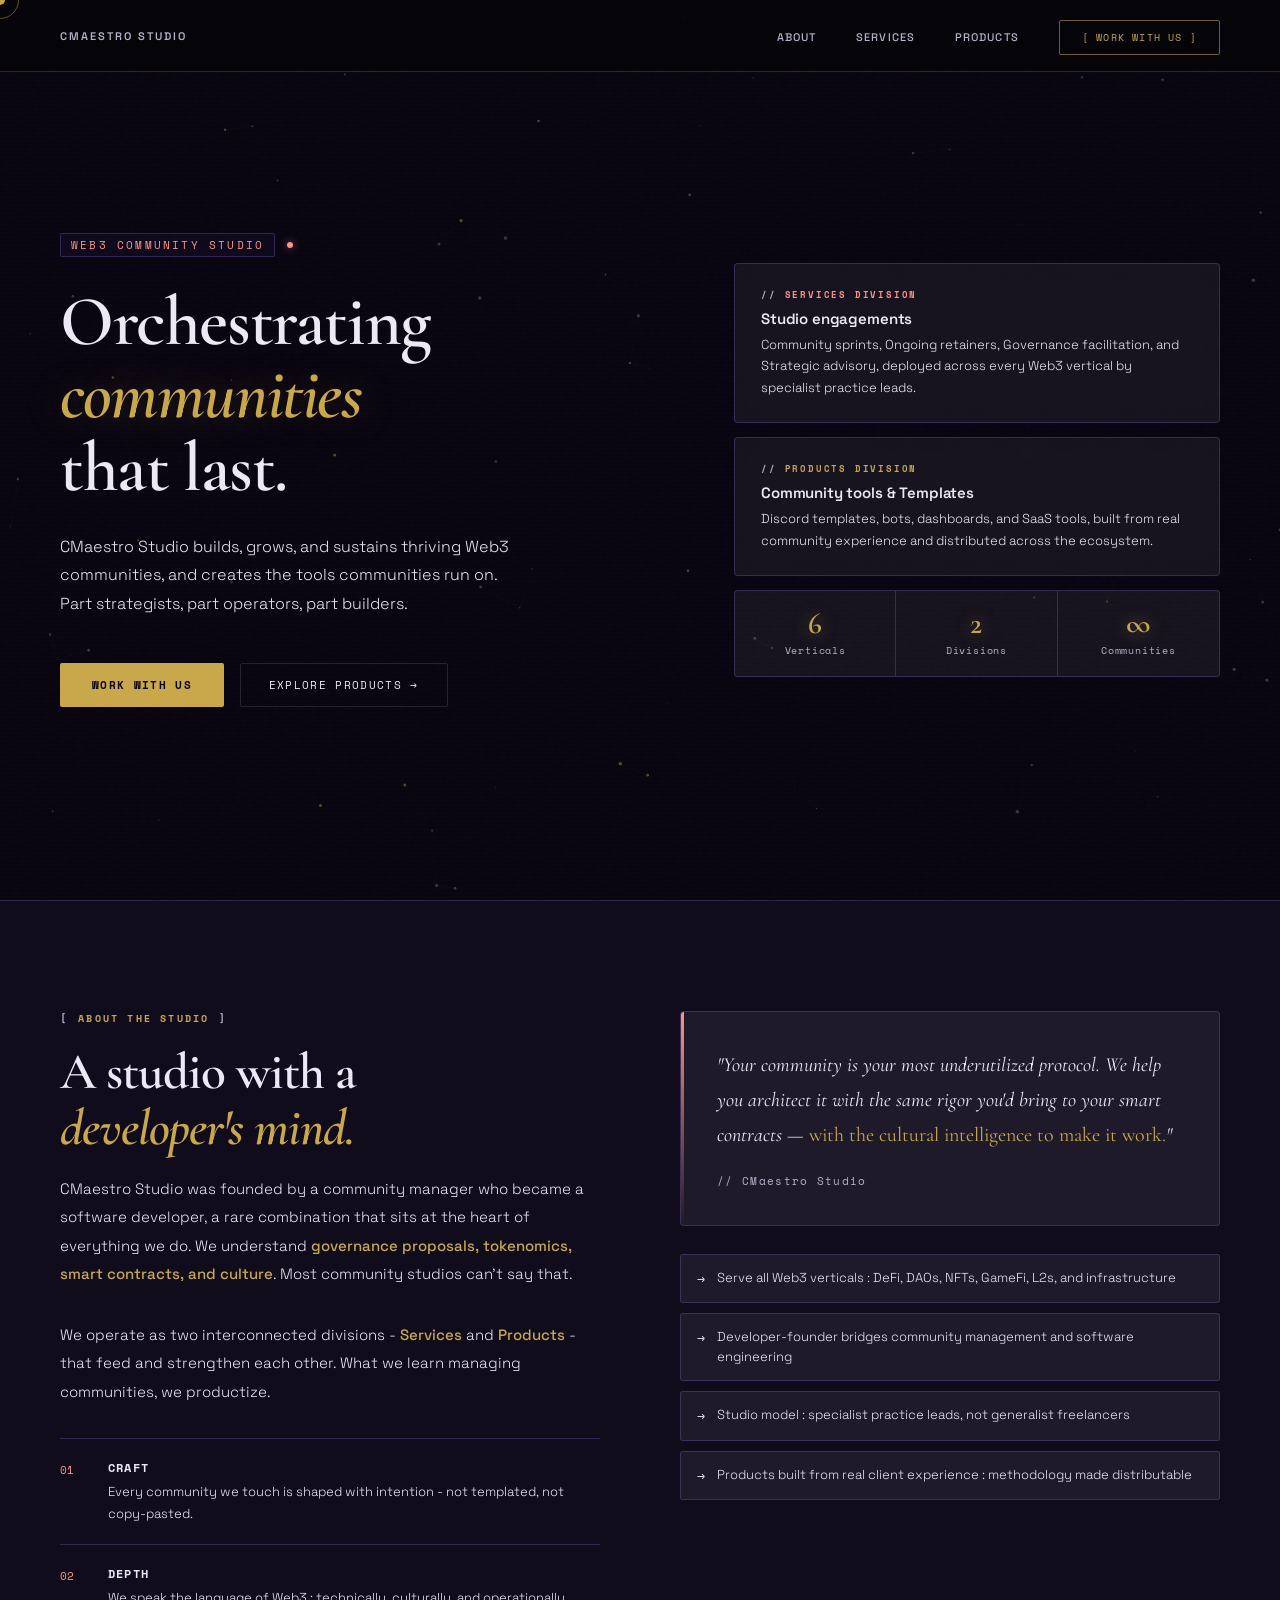
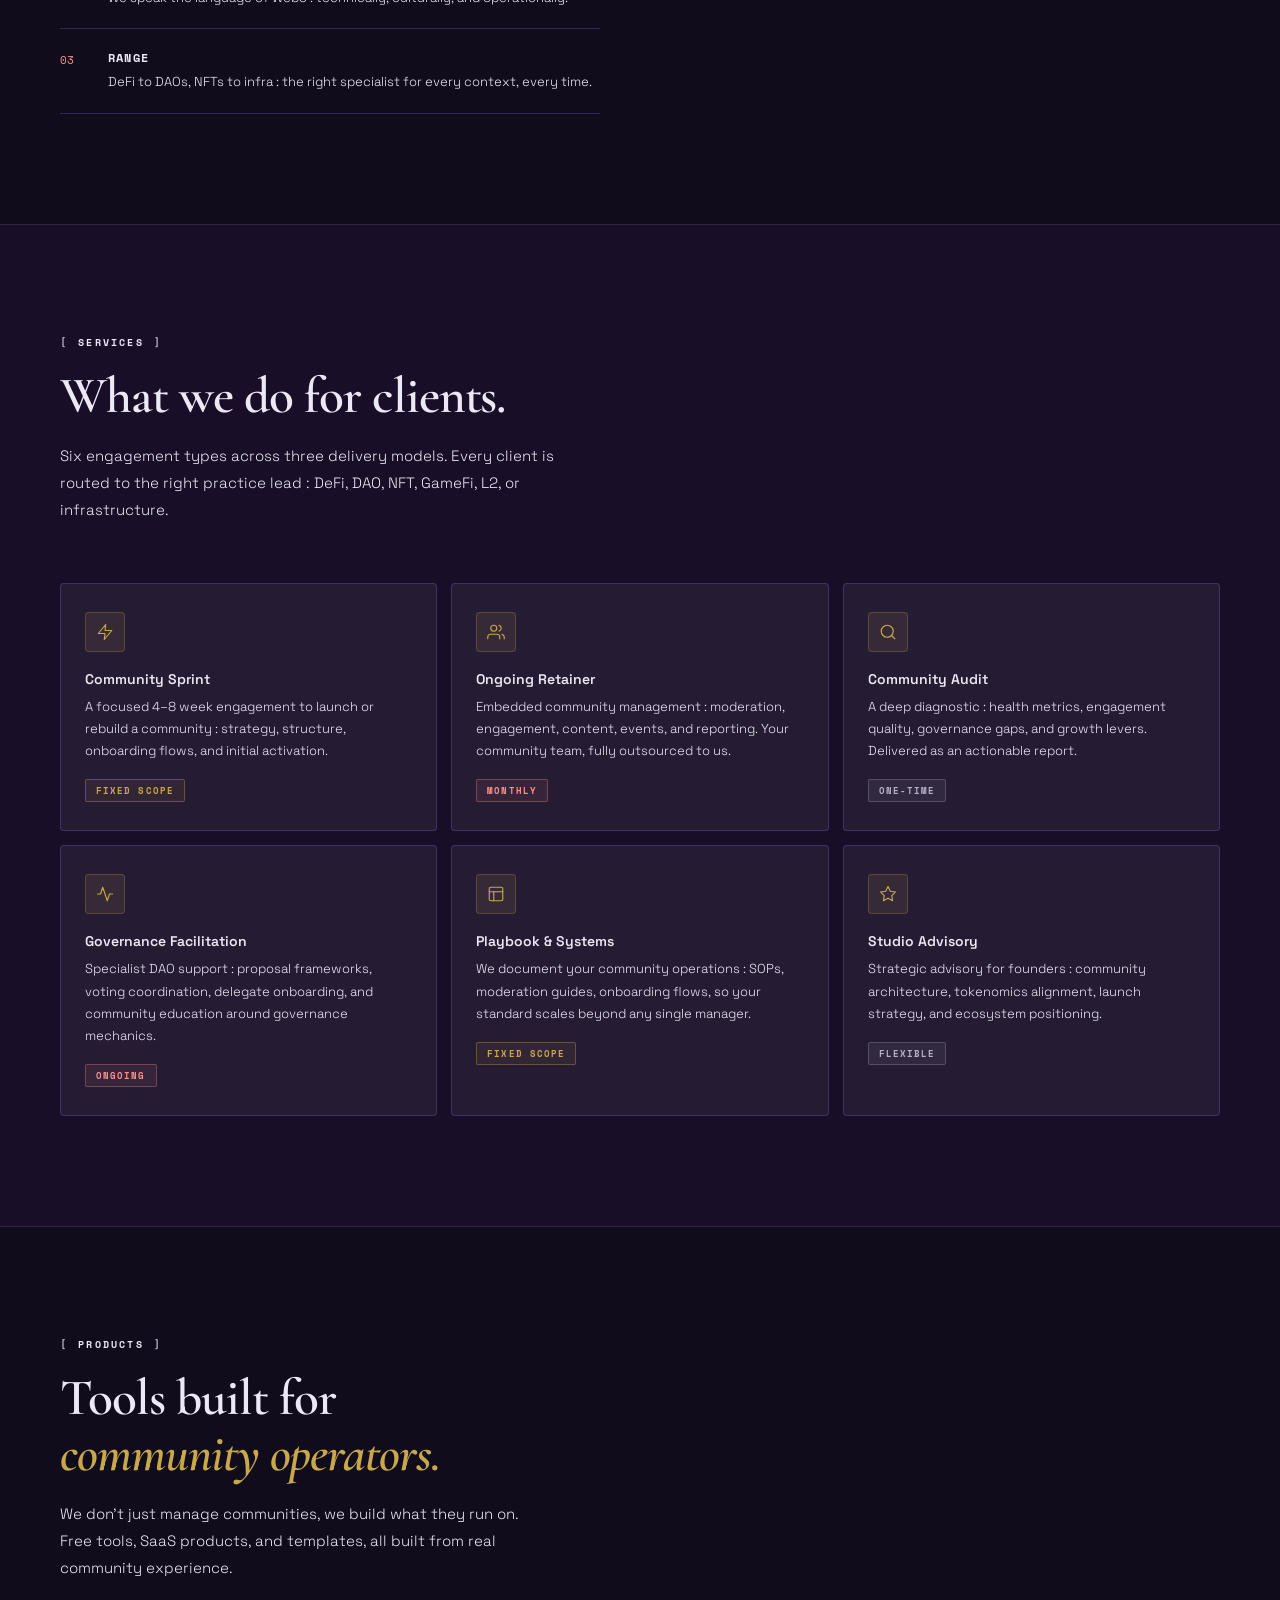
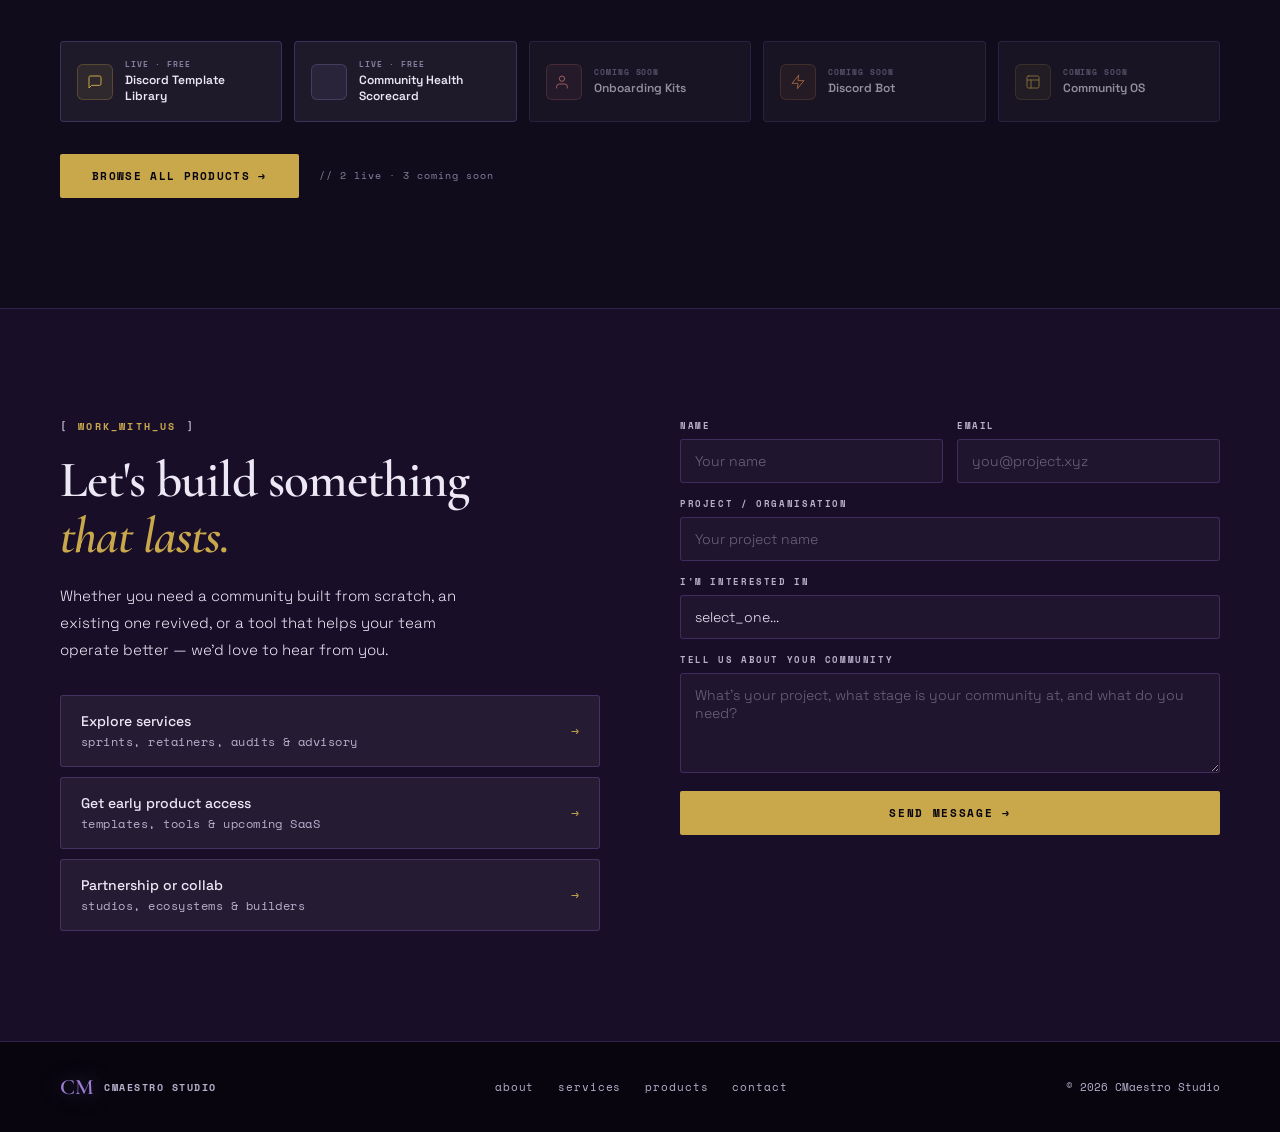
<file: index.html>
<!DOCTYPE html>
<html lang="en">
<head>
  <meta charset="UTF-8">
  <meta name="viewport" content="width=device-width, initial-scale=1.0">
  <title>CMaestro Studio — Orchestrating communities that last.</title>
  <link rel="preconnect" href="https://fonts.googleapis.com">
  <link rel="preconnect" href="https://fonts.gstatic.com" crossorigin>
  <link rel="stylesheet" href="styles.css">
</head>
<body>

  <div class="cursor"></div>
  <div class="cursor-ring"></div>
  <canvas id="particle-canvas"></canvas>

  <div class="page-wrap">

    <!-- NAV -->
    <nav>
      <a href="/" class="nav-logo">
        <!-- <span class="nav-mark">CM</span> -->
        <span class="nav-name">CMaestro Studio</span>
      </a>
      <ul class="nav-links">
        <li><a href="#about">About</a></li>
        <li><a href="#services">Services</a></li>
        <li><a href="/products/">Products</a></li>
        <li><a href="#contact" class="nav-cta">[ Work with us ]</a></li>
      </ul>
      <div class="nav-hamburger" onclick="toggleMenu()">
        <span></span><span></span><span></span>
      </div>
    </nav>

    <!-- HERO -->
    <section id="hero">
      <div class="hero-grid">
        <div class="hero-left reveal">
          <div class="hero-eyebrow">
            <span class="hero-eyebrow-tag typed-text" data-text="WEB3 COMMUNITY STUDIO">WEB3 COMMUNITY STUDIO</span>
            <span class="hero-eyebrow-dot"></span>
          </div>
          <h1>
            <span class="glitch" data-text="Orchestrating">Orchestrating</span><br>
            <em>communities</em><br>
            that last.
          </h1>
          <p class="hero-body">CMaestro Studio builds, grows, and sustains thriving Web3 communities, and creates the tools communities run on. Part strategists, part operators, part builders.</p>
          <div class="hero-actions">
            <a href="#contact" class="btn-primary">Work with us</a>
            <a href="/products/" class="btn-secondary">Explore products →</a>
          </div>
        </div>
        <div class="hero-right reveal reveal-delay-2">
          <div class="hero-card services">
            <div class="hero-card-label">Services Division</div>
            <h3>Studio engagements</h3>
            <p>Community sprints, Ongoing retainers, Governance facilitation, and Strategic advisory, deployed across every Web3 vertical by specialist practice leads.</p>
          </div>
          <div class="hero-card products">
            <div class="hero-card-label">Products Division</div>
            <h3>Community tools &amp; Templates</h3>
            <p>Discord templates, bots, dashboards, and SaaS tools, built from real community experience and distributed across the ecosystem.</p>
          </div>
          <div class="hero-stats">
            <div class="hero-stat">
              <div class="hero-stat-num" data-count="6">6</div>
              <div class="hero-stat-label">Verticals</div>
            </div>
            <div class="hero-stat">
              <div class="hero-stat-num" data-count="2">2</div>
              <div class="hero-stat-label">Divisions</div>
            </div>
            <div class="hero-stat">
              <div class="hero-stat-num" data-count="∞">∞</div>
              <div class="hero-stat-label">Communities</div>
            </div>
          </div>
        </div>
      </div>
    </section>

    <div class="section-rule"></div>

    <!-- ABOUT -->
    <section id="about">
      <div class="inner">
        <div class="about-grid">
          <div class="about-left">
            <div class="section-eyebrow eyebrow-gold reveal">
              <span class="section-eyebrow-bracket">[</span>
              <span class="section-eyebrow-text">about the studio</span>
              <span class="section-eyebrow-bracket">]</span>
            </div>
            <h2 class="reveal reveal-delay-1">A studio with a<br><em>developer's mind.</em></h2>
            <p class="about-body reveal reveal-delay-2">CMaestro Studio was founded by a community manager who became a software developer, a rare combination that sits at the heart of everything we do. We understand <strong>governance proposals, tokenomics, smart contracts, and culture</strong>. Most community studios can't say that.</p>
            <p class="about-body reveal reveal-delay-2">We operate as two interconnected divisions - <strong>Services</strong> and <strong>Products</strong> - that feed and strengthen each other. What we learn managing communities, we productize.</p>
            <div class="about-pillars reveal reveal-delay-3">
              <div class="about-pillar">
                <div class="pillar-num">01</div>
                <div class="pillar-text">
                  <h4>Craft</h4>
                  <p>Every community we touch is shaped with intention - not templated, not copy-pasted.</p>
                </div>
              </div>
              <div class="about-pillar">
                <div class="pillar-num">02</div>
                <div class="pillar-text">
                  <h4>Depth</h4>
                  <p>We speak the language of Web3 : technically, culturally, and operationally.</p>
                </div>
              </div>
              <div class="about-pillar">
                <div class="pillar-num">03</div>
                <div class="pillar-text">
                  <h4>Range</h4>
                  <p>DeFi to DAOs, NFTs to infra : the right specialist for every context, every time.</p>
                </div>
              </div>
            </div>
          </div>
          <div class="about-right reveal reveal-delay-2">
            <div class="about-quote">
              <blockquote>"Your community is your most underutilized protocol. We help you architect it with the same rigor you'd bring to your smart contracts — <span>with the cultural intelligence to make it work.</span>"</blockquote>
              <div class="about-quote-attr">// CMaestro Studio</div>
            </div>
            <div class="about-edge">
              <div class="edge-item">
                <span class="edge-arrow">→</span>
                <span>Serve all Web3 verticals : DeFi, DAOs, NFTs, GameFi, L2s, and infrastructure</span>
              </div>
              <div class="edge-item">
                <span class="edge-arrow">→</span>
                <span>Developer-founder bridges community management and software engineering</span>
              </div>
              <div class="edge-item">
                <span class="edge-arrow">→</span>
                <span>Studio model : specialist practice leads, not generalist freelancers</span>
              </div>
              <div class="edge-item">
                <span class="edge-arrow">→</span>
                <span>Products built from real client experience : methodology made distributable</span>
              </div>
            </div>
          </div>
        </div>
      </div>
    </section>

    <div class="section-rule"></div>

    <!-- SERVICES -->
    <section id="services">
      <div class="inner">
        <div class="section-eyebrow eyebrow-peach reveal">
          <span class="section-eyebrow-bracket">[</span>
          <span class="section-eyebrow-text">services</span>
          <span class="section-eyebrow-bracket">]</span>
        </div>
        <h2 class="reveal reveal-delay-1">What we do for clients.</h2>
        <p class="section-lead reveal reveal-delay-2">Six engagement types across three delivery models. Every client is routed to the right practice lead : DeFi, DAO, NFT, GameFi, L2, or infrastructure.</p>
        <div class="services-grid">
          <div class="service-card reveal reveal-delay-1">
            <div class="service-icon">
              <svg viewBox="0 0 24 24"><path d="M13 2L3 14h9l-1 8 10-12h-9l1-8z"/></svg>
            </div>
            <h3>Community Sprint</h3>
            <p>A focused 4–8 week engagement to launch or rebuild a community : strategy, structure, onboarding flows, and initial activation.</p>
            <span class="service-badge badge-sprint">Fixed scope</span>
          </div>
          <div class="service-card reveal reveal-delay-2">
            <div class="service-icon">
              <svg viewBox="0 0 24 24"><path d="M17 21v-2a4 4 0 0 0-4-4H5a4 4 0 0 0-4 4v2"/><circle cx="9" cy="7" r="4"/><path d="M23 21v-2a4 4 0 0 0-3-3.87"/><path d="M16 3.13a4 4 0 0 1 0 7.75"/></svg>
            </div>
            <h3>Ongoing Retainer</h3>
            <p>Embedded community management : moderation, engagement, content, events, and reporting. Your community team, fully outsourced to us.</p>
            <span class="service-badge badge-retainer">Monthly</span>
          </div>
          <div class="service-card reveal reveal-delay-3">
            <div class="service-icon">
              <svg viewBox="0 0 24 24"><circle cx="11" cy="11" r="8"/><path d="m21 21-4.35-4.35"/></svg>
            </div>
            <h3>Community Audit</h3>
            <p>A deep diagnostic : health metrics, engagement quality, governance gaps, and growth levers. Delivered as an actionable report.</p>
            <span class="service-badge badge-audit">One-time</span>
          </div>
          <div class="service-card reveal reveal-delay-1">
            <div class="service-icon">
              <svg viewBox="0 0 24 24"><polyline points="22 12 18 12 15 21 9 3 6 12 2 12"/></svg>
            </div>
            <h3>Governance Facilitation</h3>
            <p>Specialist DAO support : proposal frameworks, voting coordination, delegate onboarding, and community education around governance mechanics.</p>
            <span class="service-badge badge-retainer">Ongoing</span>
          </div>
          <div class="service-card reveal reveal-delay-2">
            <div class="service-icon">
              <svg viewBox="0 0 24 24"><rect x="3" y="3" width="18" height="18" rx="2"/><line x1="3" y1="9" x2="21" y2="9"/><line x1="9" y1="21" x2="9" y2="9"/></svg>
            </div>
            <h3>Playbook &amp; Systems</h3>
            <p>We document your community operations : SOPs, moderation guides, onboarding flows, so your standard scales beyond any single manager.</p>
            <span class="service-badge badge-sprint">Fixed scope</span>
          </div>
          <div class="service-card reveal reveal-delay-3">
            <div class="service-icon">
              <svg viewBox="0 0 24 24"><polygon points="12 2 15.09 8.26 22 9.27 17 14.14 18.18 21.02 12 17.77 5.82 21.02 7 14.14 2 9.27 8.91 8.26 12 2"/></svg>
            </div>
            <h3>Studio Advisory</h3>
            <p>Strategic advisory for founders : community architecture, tokenomics alignment, launch strategy, and ecosystem positioning.</p>
            <span class="service-badge badge-audit">Flexible</span>
          </div>
        </div>
      </div>
    </section>

    <div class="section-rule"></div>

    <!-- PRODUCTS TEASER -->
    <section id="products">
      <div class="inner">
        <div class="section-eyebrow eyebrow-orange reveal">
          <span class="section-eyebrow-bracket">[</span>
          <span class="section-eyebrow-text">Products</span>
          <span class="section-eyebrow-bracket">]</span>
        </div>
        <h2 class="reveal reveal-delay-1">Tools built for<br><em>community operators.</em></h2>
        <p class="section-lead reveal reveal-delay-2">We don't just manage communities, we build what they run on. <br>Free tools, SaaS products, and templates, all built from real community experience.</p>
        <div class="products-teaser reveal reveal-delay-2">
          <div class="teaser-card">
            <div class="teaser-card-icon">
              <svg viewBox="0 0 24 24"><path d="M21 15a2 2 0 0 1-2 2H7l-4 4V5a2 2 0 0 1 2-2h14a2 2 0 0 1 2 2z"/></svg>
            </div>
            <div class="teaser-card-body">
              <div class="teaser-card-status">Live · Free</div>
              <div class="teaser-card-name">Discord Template Library</div>
            </div>
          </div>
          <div class="teaser-card">
            <div class="teaser-card-icon teaser-icon-purple">
              <svg viewBox="0 0 24 24"><polyline points="22 12 18 12 15 21 9 3 6 12 2 12"/></svg>
            </div>
            <div class="teaser-card-body">
              <div class="teaser-card-status">Live · Free</div>
              <div class="teaser-card-name">Community Health Scorecard</div>
            </div>
          </div>
          <div class="teaser-card teaser-card--soon">
            <div class="teaser-card-icon teaser-icon-peach">
              <svg viewBox="0 0 24 24"><path d="M17 21v-2a4 4 0 0 0-4-4H5a4 4 0 0 0-4 4v2"/><circle cx="9" cy="7" r="4"/></svg>
            </div>
            <div class="teaser-card-body">
              <div class="teaser-card-status">Coming soon</div>
              <div class="teaser-card-name">Onboarding Kits</div>
            </div>
          </div>
          <div class="teaser-card teaser-card--soon">
            <div class="teaser-card-icon teaser-icon-orange">
              <svg viewBox="0 0 24 24"><path d="M13 2L3 14h9l-1 8 10-12h-9l1-8z"/></svg>
            </div>
            <div class="teaser-card-body">
              <div class="teaser-card-status">Coming soon</div>
              <div class="teaser-card-name">Discord Bot</div>
            </div>
          </div>
          <div class="teaser-card teaser-card--soon">
            <div class="teaser-card-icon">
              <svg viewBox="0 0 24 24"><rect x="3" y="3" width="18" height="18" rx="2"/><line x1="3" y1="9" x2="21" y2="9"/><line x1="9" y1="21" x2="9" y2="9"/></svg>
            </div>
            <div class="teaser-card-body">
              <div class="teaser-card-status">Coming soon</div>
              <div class="teaser-card-name">Community OS</div>
            </div>
          </div>
        </div>
        <div class="products-teaser-cta reveal reveal-delay-3">
          <a href="/products/" class="btn-primary">Browse all products →</a>
          <span class="teaser-count">// 2 live · 3 coming soon</span>
        </div>
      </div>
    </section>

    <div class="section-rule"></div>

    <!-- CONTACT -->
    <section id="contact">
      <div class="inner">
        <div class="contact-inner">
          <div class="contact-left">
            <div class="section-eyebrow eyebrow-gold reveal">
              <span class="section-eyebrow-bracket">[</span>
              <span class="section-eyebrow-text">work_with_us</span>
              <span class="section-eyebrow-bracket">]</span>
            </div>
            <h2 class="reveal reveal-delay-1">Let's build something<br><em>that lasts.</em></h2>
            <p class="contact-lead reveal reveal-delay-2">Whether you need a community built from scratch, an existing one revived, or a tool that helps your team operate better — we'd love to hear from you.</p>
            <div class="contact-options reveal reveal-delay-3">
              <button class="contact-option" onclick="setType('services')">
                <div class="contact-option-left">
                  <h4>Explore services</h4>
                  <p>sprints, retainers, audits &amp; advisory</p>
                </div>
                <span class="contact-arrow">→</span>
              </button>
              <button class="contact-option" onclick="setType('products')">
                <div class="contact-option-left">
                  <h4>Get early product access</h4>
                  <p>templates, tools &amp; upcoming SaaS</p>
                </div>
                <span class="contact-arrow">→</span>
              </button>
              <button class="contact-option" onclick="setType('partnership')">
                <div class="contact-option-left">
                  <h4>Partnership or collab</h4>
                  <p>studios, ecosystems &amp; builders</p>
                </div>
                <span class="contact-arrow">→</span>
              </button>
            </div>
          </div>
          <div class="contact-right reveal reveal-delay-2">
            <form class="contact-form" name="contact" method="POST" action="https://api.web3forms.com/submit">
              <input type="hidden" name="access_key" value="fbf85759-64cc-4e9a-8a7f-764c3c64927b">
              <input type="hidden" name="redirect" value="https://cmaestrostudio.xyz/thankyou.html">
              <input type="hidden" name="subject" value="New enquiry — CMaestro Studio">
              <input type="hidden" name="from_name" value="CMaestro Studio Website">
              <input type="checkbox" name="botcheck" style="display:none">
              <div class="form-row">
                <div class="form-group">
                  <label>Name</label>
                  <input type="text" name="name" placeholder="Your name">
                </div>
                <div class="form-group">
                  <label>Email</label>
                  <input type="email" name="email" placeholder="you@project.xyz">
                </div>
              </div>
              <div class="form-group">
                <label>Project / Organisation</label>
                <input type="text" name="project" placeholder="Your project name">
              </div>
              <div class="form-group">
                <label>I'm interested in</label>
                <select id="inquiry-type" name="interest">
                  <option value="">select_one...</option>
                  <option value="services">Studio services</option>
                  <option value="products">Products &amp; tools</option>
                  <option value="partnership">Partnership</option>
                  <option value="other">Something else</option>
                </select>
              </div>
              <div class="form-group">
                <label>Tell us about your community</label>
                <textarea name="message" placeholder="What's your project, what stage is your community at, and what do you need?"></textarea>
              </div>
              <button type="submit" class="form-submit">send message →</button>
            </form>
          </div>
        </div>
      </div>
    </section>

    <!-- FOOTER -->
    <footer>
      <div class="footer-logo">
        <span class="footer-mark">CM</span>
        <span class="footer-name">CMaestro Studio</span>
      </div>
      <div class="footer-links">
        <a href="#about">about</a>
        <a href="#services">services</a>
        <a href="/products/">products</a>
        <a href="#contact">contact</a>
      </div>
      <div class="footer-copy">© 2026 CMaestro Studio</div>
    </footer>

  </div>

  <script src="main.js"></script>
</body>
</html>
</file>
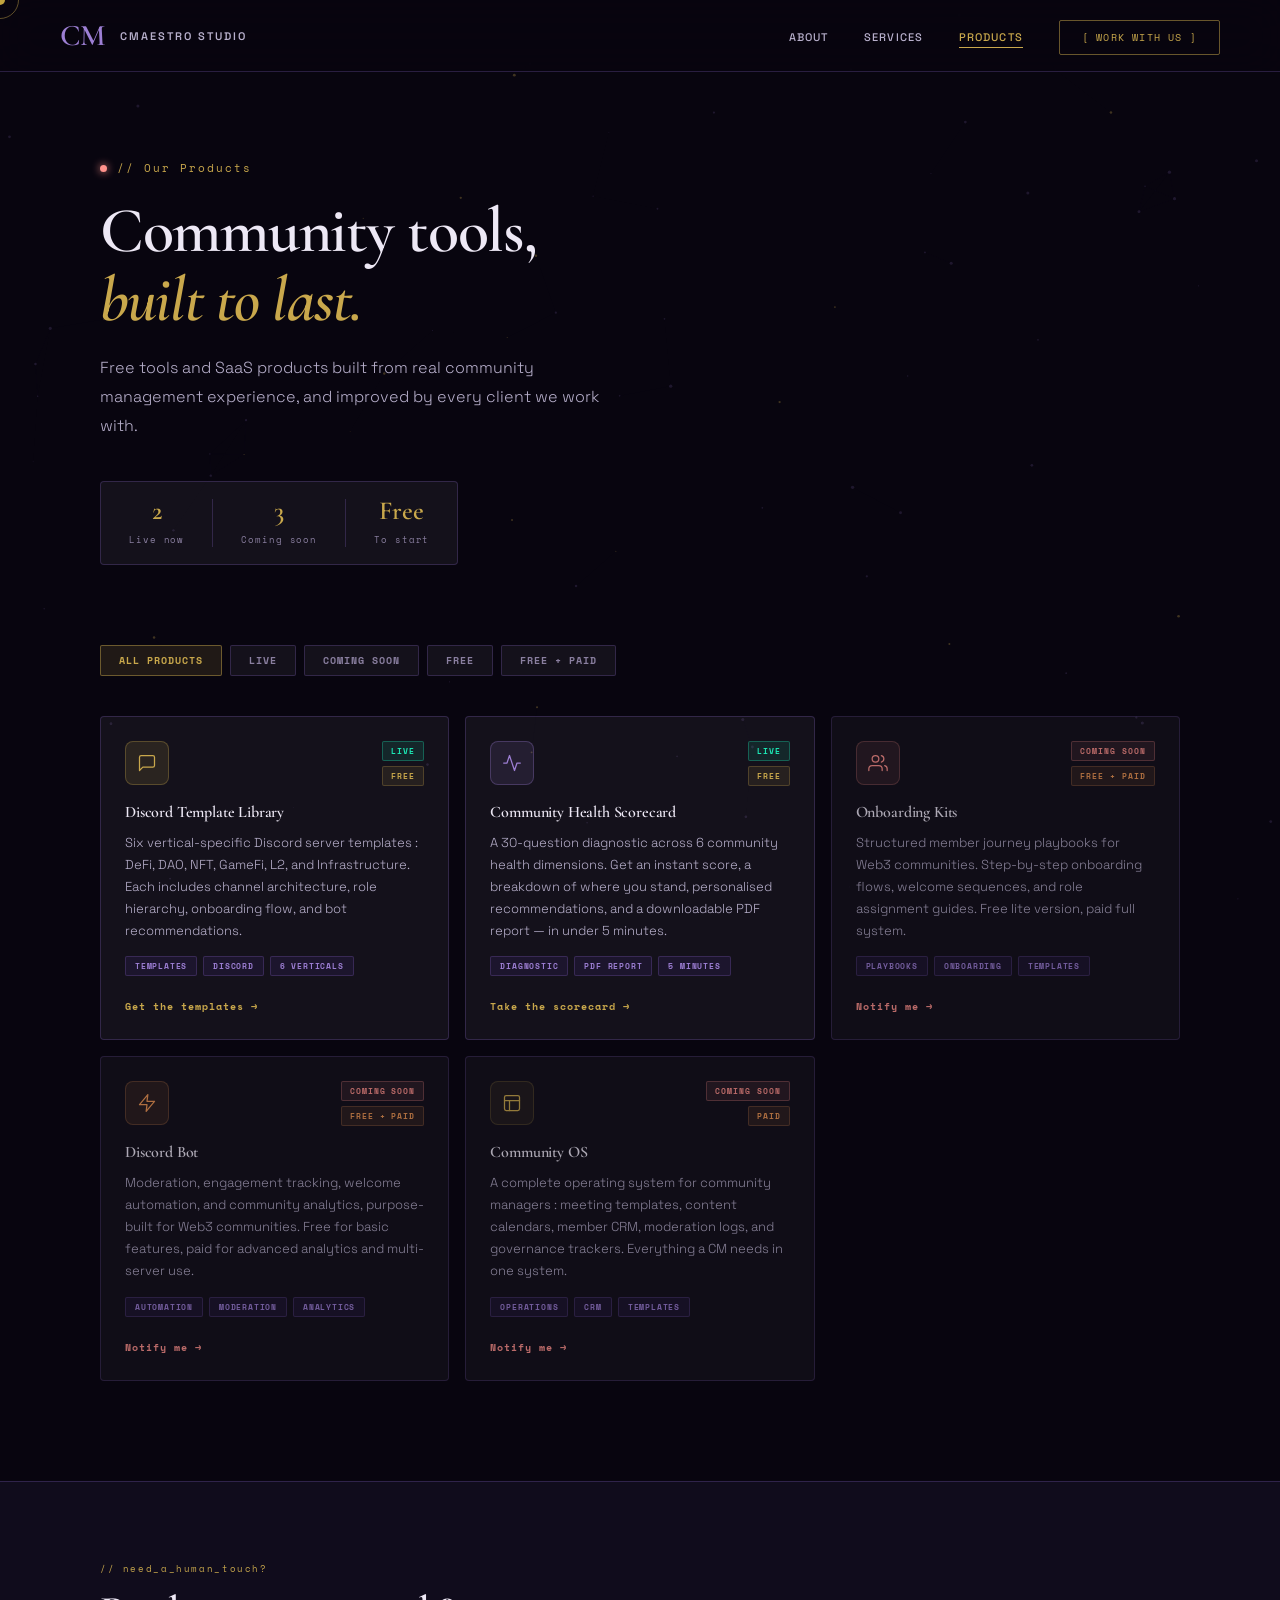
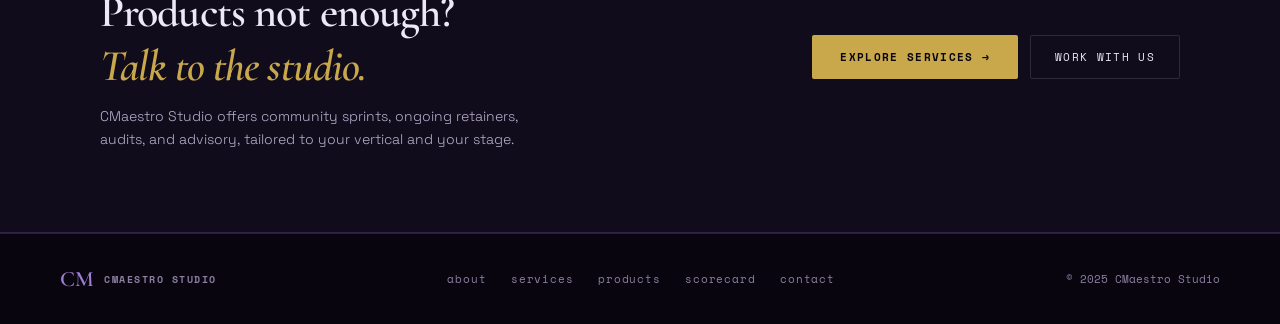
<file: products/index.html>
<!DOCTYPE html>
<html lang="en">
<head>
  <meta charset="UTF-8">
  <meta name="viewport" content="width=device-width, initial-scale=1.0">
  <title>Products — CMaestro Studio</title>
  <link rel="preconnect" href="https://fonts.googleapis.com">
  <link rel="preconnect" href="https://fonts.gstatic.com" crossorigin>
  <link rel="stylesheet" href="styles.css">
</head>
<body>

  <div class="cursor"></div>
  <div class="cursor-ring"></div>
  <canvas id="particle-canvas"></canvas>

  <div class="page-wrap">

    <!-- NAV -->
    <nav>
      <a href="/" class="nav-logo">
        <span class="nav-mark">CM</span>
        <span class="nav-name">CMaestro Studio</span>
      </a>
      <ul class="nav-links">
        <li><a href="/#about">About</a></li>
        <li><a href="/#services">Services</a></li>
        <li><a href="/products/" class="nav-active">Products</a></li>
        <li><a href="/#contact" class="nav-cta">[ Work with us ]</a></li>
      </ul>
      <div class="nav-hamburger" onclick="toggleMenu()">
        <span></span><span></span><span></span>
      </div>
    </nav>

    <!-- HERO -->
    <section class="products-hero">
      <div class="inner">
        <div class="hero-eyebrow">
          <span class="eyebrow-dot"></span>
          <span class="eyebrow-text">// Our Products</span>
        </div>
        <h1>Community tools,<br><em>built to last.</em></h1>
        <p class="hero-sub">Free tools and SaaS products built from real community management experience, and improved by every client we work with.</p>
        <div class="hero-stats">
          <div class="hero-stat">
            <span class="stat-num">2</span>
            <span class="stat-label">Live now</span>
          </div>
          <div class="hero-stat-divider"></div>
          <div class="hero-stat">
            <span class="stat-num">3</span>
            <span class="stat-label">Coming soon</span>
          </div>
          <div class="hero-stat-divider"></div>
          <div class="hero-stat">
            <span class="stat-num">Free</span>
            <span class="stat-label">To start</span>
          </div>
        </div>
      </div>
    </section>

    <!-- FILTER + GRID -->
    <section class="products-section">
      <div class="inner">

        <div class="filter-row">
          <button class="filter-btn active" data-filter="all">All products</button>
          <button class="filter-btn" data-filter="live">Live</button>
          <button class="filter-btn" data-filter="soon">Coming soon</button>
          <button class="filter-btn" data-filter="free">Free</button>
          <button class="filter-btn" data-filter="paid">Free + Paid</button>
        </div>

        <div class="products-grid" id="products-grid">

          <div class="product-card" data-status="live" data-pricing="free">
            <div class="card-top">
              <div class="card-icon" style="--icon-bg: rgba(201,168,76,0.12); --icon-border: rgba(201,168,76,0.3); --icon-stroke: #C9A84C;">
                <svg viewBox="0 0 24 24"><path d="M21 15a2 2 0 0 1-2 2H7l-4 4V5a2 2 0 0 1 2-2h14a2 2 0 0 1 2 2z"/></svg>
              </div>
              <div class="card-badges">
                <span class="badge badge-live">Live</span>
                <span class="badge badge-free">Free</span>
              </div>
            </div>
            <h3 class="card-name">Discord Template Library</h3>
            <p class="card-desc">Six vertical-specific Discord server templates : DeFi, DAO, NFT, GameFi, L2, and Infrastructure. Each includes channel architecture, role hierarchy, onboarding flow, and bot recommendations.</p>
            <div class="card-tags">
              <span class="card-tag">Templates</span>
              <span class="card-tag">Discord</span>
              <span class="card-tag">6 verticals</span>
            </div>
            <div class="card-footer">
              <a href="#" class="card-cta">Get the templates →</a>
            </div>
          </div>

          <div class="product-card" data-status="live" data-pricing="free">
            <div class="card-top">
              <div class="card-icon" style="--icon-bg: rgba(157,127,212,0.12); --icon-border: rgba(157,127,212,0.3); --icon-stroke: #9D7FD4;">
                <svg viewBox="0 0 24 24"><polyline points="22 12 18 12 15 21 9 3 6 12 2 12"/></svg>
              </div>
              <div class="card-badges">
                <span class="badge badge-live">Live</span>
                <span class="badge badge-free">Free</span>
              </div>
            </div>
            <h3 class="card-name">Community Health Scorecard</h3>
            <p class="card-desc">A 30-question diagnostic across 6 community health dimensions. Get an instant score, a breakdown of where you stand, personalised recommendations, and a downloadable PDF report — in under 5 minutes.</p>
            <div class="card-tags">
              <span class="card-tag">Diagnostic</span>
              <span class="card-tag">PDF report</span>
              <span class="card-tag">5 minutes</span>
            </div>
            <div class="card-footer">
              <a href="/scorecard/" class="card-cta">Take the scorecard →</a>
            </div>
          </div>

          <div class="product-card product-card--soon" data-status="soon" data-pricing="paid">
            <div class="card-top">
              <div class="card-icon" style="--icon-bg: rgba(255,146,140,0.1); --icon-border: rgba(255,146,140,0.25); --icon-stroke: #FF928C;">
                <svg viewBox="0 0 24 24"><path d="M17 21v-2a4 4 0 0 0-4-4H5a4 4 0 0 0-4 4v2"/><circle cx="9" cy="7" r="4"/><path d="M23 21v-2a4 4 0 0 0-3-3.87"/><path d="M16 3.13a4 4 0 0 1 0 7.75"/></svg>
              </div>
              <div class="card-badges">
                <span class="badge badge-soon">Coming soon</span>
                <span class="badge badge-paid">Free + Paid</span>
              </div>
            </div>
            <h3 class="card-name">Onboarding Kits</h3>
            <p class="card-desc">Structured member journey playbooks for Web3 communities. Step-by-step onboarding flows, welcome sequences, and role assignment guides. Free lite version, paid full system.</p>
            <div class="card-tags">
              <span class="card-tag">Playbooks</span>
              <span class="card-tag">Onboarding</span>
              <span class="card-tag">Templates</span>
            </div>
            <div class="card-footer">
              <button class="card-notify" onclick="openNotify('Onboarding Kits')">Notify me →</button>
            </div>
          </div>

          <div class="product-card product-card--soon" data-status="soon" data-pricing="paid">
            <div class="card-top">
              <div class="card-icon" style="--icon-bg: rgba(239,152,84,0.1); --icon-border: rgba(239,152,84,0.25); --icon-stroke: #ef9854;">
                <svg viewBox="0 0 24 24"><path d="M13 2L3 14h9l-1 8 10-12h-9l1-8z"/></svg>
              </div>
              <div class="card-badges">
                <span class="badge badge-soon">Coming soon</span>
                <span class="badge badge-paid">Free + Paid</span>
              </div>
            </div>
            <h3 class="card-name">Discord Bot</h3>
            <p class="card-desc">Moderation, engagement tracking, welcome automation, and community analytics, purpose-built for Web3 communities. Free for basic features, paid for advanced analytics and multi-server use.</p>
            <div class="card-tags">
              <span class="card-tag">Automation</span>
              <span class="card-tag">Moderation</span>
              <span class="card-tag">Analytics</span>
            </div>
            <div class="card-footer">
              <button class="card-notify" onclick="openNotify('Discord Bot')">Notify me →</button>
            </div>
          </div>

          <div class="product-card product-card--soon" data-status="soon" data-pricing="paid">
            <div class="card-top">
              <div class="card-icon" style="--icon-bg: rgba(201,168,76,0.08); --icon-border: rgba(201,168,76,0.2); --icon-stroke: #C9A84C;">
                <svg viewBox="0 0 24 24"><rect x="3" y="3" width="18" height="18" rx="2"/><line x1="3" y1="9" x2="21" y2="9"/><line x1="9" y1="21" x2="9" y2="9"/></svg>
              </div>
              <div class="card-badges">
                <span class="badge badge-soon">Coming soon</span>
                <span class="badge badge-paid">Paid</span>
              </div>
            </div>
            <h3 class="card-name">Community OS</h3>
            <p class="card-desc">A complete operating system for community managers : meeting templates, content calendars, member CRM, moderation logs, and governance trackers. Everything a CM needs in one system.</p>
            <div class="card-tags">
              <span class="card-tag">Operations</span>
              <span class="card-tag">CRM</span>
              <span class="card-tag">Templates</span>
            </div>
            <div class="card-footer">
              <button class="card-notify" onclick="openNotify('Community OS')">Notify me →</button>
            </div>
          </div>

        </div>

        <div class="empty-state" id="empty-state" hidden>
          <p class="empty-text">// no_products_match_filter</p>
          <p class="empty-sub">Try a different filter or check back soon.</p>
        </div>

      </div>
    </section>

    <!-- NOTIFY MODAL -->
    <div class="modal-backdrop" id="modal-backdrop" onclick="closeNotify()">
      <div class="modal" onclick="event.stopPropagation()">
        <div class="modal-icon">
          <svg viewBox="0 0 24 24" fill="none" stroke="currentColor" stroke-width="1.5" stroke-linecap="round"><path d="M18 8A6 6 0 0 0 6 8c0 7-3 9-3 9h18s-3-2-3-9"/><path d="M13.73 21a2 2 0 0 1-3.46 0"/></svg>
        </div>
        <h3 id="modal-title">Get notified</h3>
        <p class="modal-sub">We'll email you when <span id="modal-product"></span> launches. No spam.</p>
        <div class="modal-form">
          <input type="email" id="notify-email" placeholder="you@project.xyz" autocomplete="email">
          <div id="notify-error" class="notify-error"></div>
          <button class="btn-notify-submit" onclick="submitNotify()">Notify me →</button>
        </div>
        <button class="modal-close" onclick="closeNotify()">✕</button>
      </div>
    </div>

    <div class="notify-toast" id="notify-toast">
      <svg width="16" height="16" viewBox="0 0 24 24" fill="none" stroke="currentColor" stroke-width="2" stroke-linecap="round"><polyline points="20 6 9 17 4 12"/></svg>
      <span>You're on the list. We'll be in touch!</span>
    </div>

    <!-- CTA STRIP -->
    <section class="cta-strip">
      <div class="inner">
        <div class="cta-strip-inner">
          <div>
            <p class="cta-strip-eyebrow">// need_a_human_touch?</p>
            <h2>Products not enough?<br><em>Talk to the studio.</em></h2>
            <p class="cta-strip-body">CMaestro Studio offers community sprints, ongoing retainers, audits, and advisory, tailored to your vertical and your stage.</p>
          </div>
          <div class="cta-strip-actions">
            <a href="/#services" class="btn-primary">Explore services →</a>
            <a href="/#contact" class="btn-secondary">Work with us</a>
          </div>
        </div>
      </div>
    </section>

    <!-- FOOTER -->
    <footer>
      <div class="footer-logo">
        <span class="footer-mark">CM</span>
        <span class="footer-name">CMaestro Studio</span>
      </div>
      <div class="footer-links">
        <a href="/#about">about</a>
        <a href="/#services">services</a>
        <a href="/products/">products</a>
        <a href="/scorecard/">scorecard</a>
        <a href="/#contact">contact</a>
      </div>
      <div class="footer-copy">© 2025 CMaestro Studio</div>
    </footer>

  </div>

  <form name="product-notify" data-netlify="true" netlify-honeypot="bot-field" hidden>
    <input type="email"  name="email">
    <input type="text"   name="product">
    <input type="hidden" name="bot-field">
  </form>

  <script src="products.js"></script>
</body>
</html>
</file>
<file: styles.css>
@import url('https://fonts.googleapis.com/css2?family=Cormorant+Garamond:ital,wght@0,300;0,400;0,600;0,700;1,300;1,400&family=Space+Grotesk:wght@300;400;500;600;700&family=Space+Mono:wght@400;700&display=swap');

*, *::before, *::after {
  box-sizing: border-box;
  margin: 0;
  padding: 0;
}

:root {
  --primary:     #392668;
  --primary-bright: #4D3580;
  --primary-dim: #251840;
  --primary-glow: rgba(57,38,104,0.35);
  --primary-trace: rgba(57,38,104,0.15);
  --ink:         #08050F;
  --ink-2:       #100C1C;
  --ink-3:       #180E28;
  --surface:     #120D1E;
  --card:        rgba(255,255,255,0.06);
  --card-hover:  rgba(255,255,255,0.10);
  --border:      rgba(120,90,180,0.35);
  --border-hi:   rgba(201,168,76,0.55);
  --text-1:      #EDE8F5;
  --text-2:      #B8B0CC;
  --text-3:      #8A7FA0;
  --gold:        #C9A84C;
  --gold-bright: #F0C84A;
  --font-serif:  'Cormorant Garamond', serif;
  --font-sans:   'Space Grotesk', sans-serif;
  --font-mono:   'Space Mono', monospace;
  --peach:       #FF928C;
  --orange:      #ef9854;
  --peach-trace: rgba(255,146,140,0.1);
  --peach-glow:  rgba(255,146,140,0.2);
}

html {
  scroll-behavior: smooth;
}

body {
  font-family: var(--font-sans);
  background: var(--ink);
  color: var(--text-1);
  overflow-x: hidden;
  cursor: none;
}

/* ── CURSOR ── */
.cursor {
  position: fixed;
  width: 10px;
  height: 10px;
  background: var(--gold);
  border-radius: 50%;
  pointer-events: none;
  z-index: 9999;
  transform: translate(-50%,-50%);
  transition: width 0.2s, height 0.2s, background 0.2s;
  mix-blend-mode: difference;
}
.cursor-ring {
  position: fixed;
  width: 38px;
  height: 38px;
  border: 1px solid rgba(201,168,76,0.45);
  border-radius: 50%;
  pointer-events: none;
  z-index: 9998;
  transform: translate(-50%,-50%);
  transition: width 0.25s, height 0.25s, border-color 0.25s;
}

/* ── CANVAS ── */
#particle-canvas {
  position: fixed;
  inset: 0;
  z-index: 0;
  pointer-events: none;
  opacity: 0.6;
}

/* ── NOISE & SCANLINES ── */
body::before {
  content: '';
  position: fixed;
  inset: 0;
  z-index: 1;
  pointer-events: none;
  background-image: url("data:image/svg+xml,%3Csvg viewBox='0 0 200 200' xmlns='http://www.w3.org/2000/svg'%3E%3Cfilter id='n'%3E%3CfeTurbulence type='fractalNoise' baseFrequency='0.85' numOctaves='4' stitchTiles='stitch'/%3E%3C/filter%3E%3Crect width='100%25' height='100%25' filter='url(%23n)' opacity='0.045'/%3E%3C/svg%3E");
  opacity: 0.32;
}
body::after {
  content: '';
  position: fixed;
  inset: 0;
  z-index: 2;
  pointer-events: none;
  background: repeating-linear-gradient(0deg,transparent,transparent 2px,rgba(57,38,104,0.04) 2px,rgba(57,38,104,0.04) 4px);
}

/* ── LAYOUT ── */
.page-wrap {
  position: relative;
  z-index: 3;
}
section {
  padding: 110px 60px;
  position: relative;
}
.inner {
  max-width: 1200px;
  margin: 0 auto;
}
.section-rule {
  width: 100%;
  height: 1px;
  background: var(--border);
}

/* ── NAV ── */
nav {
  position: fixed;
  top: 0;
  left: 0;
  right: 0;
  z-index: 200;
  display: flex;
  align-items: center;
  justify-content: space-between;
  padding: 0 60px;
  height: 72px;
  background: rgba(8,5,15,0.85);
  backdrop-filter: blur(20px) saturate(1.3);
  border-bottom: 1px solid var(--border);
}
.nav-logo {
  display: flex;
  align-items: center;
  gap: 14px;
  text-decoration: none;
}
.nav-mark {
  font-family: var(--font-serif);
  font-size: 30px;
  font-weight: 600;
  color: #9D7FD4;
  line-height: 1;
  text-shadow: 0 0 32px rgba(157,127,212,0.5);
}
.nav-name {
  font-size: 11px;
  font-weight: 600;
  letter-spacing: 0.18em;
  text-transform: uppercase;
  color: var(--text-2);
}
.nav-links {
  display: flex;
  align-items: center;
  gap: 40px;
  list-style: none;
}
.nav-links a {
  font-size: 11px;
  font-weight: 500;
  letter-spacing: 0.1em;
  text-transform: uppercase;
  color: var(--text-2);
  text-decoration: none;
  position: relative;
  transition: color 0.2s;
}
.nav-links a::after {
  content: '';
  position: absolute;
  bottom: -4px;
  left: 0;
  right: 0;
  height: 1px;
  background: var(--gold);
  transform: scaleX(0);
  transform-origin: left;
  transition: transform 0.25s ease;
}
.nav-links a:hover {
  color: var(--gold);
}
.nav-links a:hover::after {
  transform: scaleX(1);
}
.nav-cta {
  padding: 9px 22px !important;
  background: transparent !important;
  color: var(--gold) !important;
  border: 1px solid var(--border-hi) !important;
  border-radius: 2px !important;
  font-family: var(--font-mono) !important;
  font-size: 10px !important;
  letter-spacing: 0.12em !important;
  transition: background 0.2s, box-shadow 0.2s !important;
}
.nav-cta:hover {
  background: var(--primary-trace) !important;
  box-shadow: 0 0 20px var(--primary-glow) !important;
}
.nav-cta::after {
  display: none !important;
}
.nav-hamburger {
  display: none;
  cursor: pointer;
  flex-direction: column;
  gap: 5px;
}
.nav-hamburger span {
  width: 22px;
  height: 1px;
  background: var(--text-2);
  transition: all 0.3s;
}

/* ── HERO ── */
#hero {
  min-height: 100vh;
  display: flex;
  flex-direction: column;
  justify-content: center;
  padding: 140px 60px 100px;
  overflow: hidden;
}
.hero-grid {
  display: grid;
  grid-template-columns: 1.1fr 0.9fr;
  gap: 80px;
  align-items: center;
  max-width: 1200px;
  margin: 0 auto;
  width: 100%;
}
.hero-eyebrow {
  display: flex;
  align-items: center;
  gap: 12px;
  margin-bottom: 28px;
  font-family: var(--font-mono);
  font-size: 11px;
  letter-spacing: 0.2em;
  color: var(--peach);
}
.hero-eyebrow-tag {
  padding: 3px 10px;
  background: var(--primary-trace);
  border: 1px solid var(--border);
  border-radius: 2px;
}
.hero-eyebrow-dot {
  width: 6px;
  height: 6px;
  background: #FF928C;
  border-radius: 50%;
  box-shadow: 0 0 8px rgba(255,146,140,0.6);
  animation: blink 1.8s step-end infinite;
}
@keyframes blink {
  0%,100% {
    opacity:1} 50% {
      opacity:0};
}

h1 {
  font-family: var(--font-serif);
  font-size: clamp(48px, 5.5vw, 82px);
  font-weight: 600;
  line-height: 1.04;
  color: var(--text-1);
  margin-bottom: 28px;
  letter-spacing: -0.02em;
}
h1 em {
  font-style: italic;
  color: var(--gold);
  text-shadow: 0 0 40px rgba(201,168,76,0.3);
}

.hero-body {
  font-size: 16px;
  color: var(--text-1);
  line-height: 1.8;
  max-width: 460px;
  margin-bottom: 44px;
  font-weight: 300;
}
.hero-actions {
  display: flex;
  gap: 16px;
  align-items: center;
  flex-wrap: wrap;
}

.btn-primary {
  padding: 14px 32px;
  background: var(--gold);
  color: var(--ink);
  font-family: var(--font-mono);
  font-size: 11px;
  font-weight: 700;
  letter-spacing: 0.12em;
  text-transform: uppercase;
  text-decoration: none;
  border-radius: 2px;
  border: none;
  cursor: none;
  transition: box-shadow 0.25s, transform 0.15s, background 0.2s;
  display: inline-block;
  position: relative;
  overflow: hidden;
}
.btn-primary::before {
  content: '';
  position: absolute;
  inset: 0;
  background: linear-gradient(90deg,transparent,rgba(255,255,255,0.18),transparent);
  transform: translateX(-100%);
  transition: transform 0.5s ease;
}
.btn-primary:hover {
  background: var(--gold-bright);
  box-shadow: 0 0 32px rgba(201,168,76,0.5);
  transform: translateY(-2px);
}
.btn-primary:hover::before {
  transform: translateX(100%);
}

.btn-secondary {
  padding: 13px 28px;
  background: transparent;
  color: var(--text-1);
  font-family: var(--font-mono);
  font-size: 11px;
  letter-spacing: 0.12em;
  text-transform: uppercase;
  text-decoration: none;
  border-radius: 2px;
  border: 1px solid rgba(255,255,255,0.12);
  cursor: none;
  transition: border-color 0.2s, color 0.2s, transform 0.15s;
  display: inline-block;
}
.btn-secondary:hover {
  border-color: var(--border-hi);
  color: var(--gold);
  transform: translateY(-2px);
}

.hero-right {
  display: flex;
  flex-direction: column;
  gap: 14px;
}
.hero-card {
  padding: 24px 26px;
  border-radius: 4px;
  border: 1px solid var(--border);
  background: var(--card);
  backdrop-filter: blur(8px);
  transition: border-color 0.25s, background 0.25s, transform 0.25s, box-shadow 0.25s;
  position: relative;
  overflow: hidden;
}
.hero-card::before {
  content: '';
  position: absolute;
  top: 0;
  left: 0;
  right: 0;
  height: 1px;
  background: linear-gradient(90deg,transparent,var(--peach),transparent);
  opacity: 0;
  transition: opacity 0.3s;
}
.hero-card:hover {
  border-color: var(--border-hi);
  background: var(--card-hover);
  transform: translateX(5px);
  box-shadow: -4px 0 24px var(--primary-glow);
}
.hero-card:hover::before {
  opacity: 1;
}
.hero-card-label {
  font-family: var(--font-mono);
  font-size: 9px;
  font-weight: 700;
  letter-spacing: 0.2em;
  text-transform: uppercase;
  margin-bottom: 8px;
  display: flex;
  align-items: center;
  gap: 8px;
}
.hero-card-label::before {
  content: '//';
  color: var(--text-2);
}
.hero-card.services .hero-card-label {
  color: #FF928C;
}
.hero-card.products .hero-card-label {
  color: var(--gold);
}
.hero-card h3 {
  font-size: 15px;
  font-weight: 600;
  color: var(--text-1);
  margin-bottom: 6px;
  letter-spacing: -0.01em;
}
.hero-card p {
  font-size: 13px;
  color: var(--text-1);
  line-height: 1.65;
  font-weight: 300;
}

.hero-stats {
  display: grid;
  grid-template-columns: repeat(3,1fr);
  border: 1px solid var(--border);
  border-radius: 4px;
  overflow: hidden;
  background: var(--card);
}
.hero-stat {
  padding: 18px 14px;
  text-align: center;
  border-right: 1px solid var(--border);
  transition: background 0.2s;
}
.hero-stat:last-child {
  border-right: none;
}
.hero-stat:hover {
  background: var(--card-hover);
}
.hero-stat-num {
  font-family: var(--font-serif);
  font-size: 30px;
  font-weight: 600;
  color: var(--gold);
  line-height: 1;
  margin-bottom: 4px;
  text-shadow: 0 0 16px rgba(201,168,76,0.5);
}
.hero-stat-label {
  font-size: 10px;
  color: var(--text-2);
  letter-spacing: 0.08em;
  font-family: var(--font-mono);
}

/* ── SECTION EYEBROW ── */
.section-eyebrow {
  display: flex;
  align-items: center;
  gap: 10px;
  margin-bottom: 18px;
  font-family: var(--font-mono);
  font-size: 10px;
  font-weight: 700;
  letter-spacing: 0.22em;
  text-transform: uppercase;
}
.section-eyebrow-bracket {
  color: var(--text-2);
}
.eyebrow-gold .section-eyebrow-text {
  color: var(--gold);
}
.eyebrow-teal .section-eyebrow-text {
  color: #FF928C;
}
.eyebrow-blue .section-eyebrow-text {
  color: #ef9854;
}

h2 {
  font-family: var(--font-serif);
  font-size: clamp(36px,4vw,60px);
  font-weight: 600;
  line-height: 1.1;
  color: var(--text-1);
  margin-bottom: 18px;
  letter-spacing: -0.02em;
}
h2 em {
  font-style: italic;
  color: var(--gold);
}
.section-lead {
  font-size: 15px;
  color: var(--text-1);
  line-height: 1.8;
  max-width: 520px;
  margin-bottom: 60px;
  font-weight: 300;
}

/* ── ABOUT ── */
#about {
  background: var(--ink-2);
}
.about-grid {
  display: grid;
  grid-template-columns: 1fr 1fr;
  gap: 80px;
  align-items: start;
}
.about-body {
  font-size: 15px;
  color: var(--text-1);
  line-height: 1.9;
  margin-bottom: 32px;
  font-weight: 300;
}
.about-body strong {
  color: var(--gold);
  font-weight: 500;
}
.about-pillars {
  display: flex;
  flex-direction: column;
}
.about-pillar {
  display: flex;
  gap: 20px;
  padding: 20px 0;
  border-bottom: 1px solid var(--border);
  align-items: flex-start;
  transition: padding-left 0.2s;
}
.about-pillar:first-child {
  border-top: 1px solid var(--border);
}
.about-pillar:hover {
  padding-left: 8px;
}
.pillar-num {
  font-family: var(--font-mono);
  font-size: 11px;
  color: var(--peach);
  min-width: 28px;
  padding-top: 3px;
}
.pillar-text h4 {
  font-size: 12px;
  font-weight: 600;
  letter-spacing: 0.1em;
  text-transform: uppercase;
  color: var(--text-1);
  margin-bottom: 5px;
  font-family: var(--font-mono);
}
.pillar-text p {
  font-size: 13px;
  color: var(--text-1);
  line-height: 1.65;
  font-weight: 300;
}

.about-quote {
  padding: 36px;
  border: 1px solid var(--border);
  border-radius: 4px;
  background: var(--card);
  position: relative;
  overflow: hidden;
}
.about-quote::before {
  content: '';
  position: absolute;
  top: 0;
  left: 0;
  width: 3px;
  height: 100%;
  background: linear-gradient(180deg, var(--peach) 0%, transparent 100%);
}
.about-quote blockquote {
  font-family: var(--font-serif);
  font-size: 20px;
  font-style: italic;
  color: var(--text-1);
  line-height: 1.75;
  margin-bottom: 20px;
}
.about-quote blockquote span {
  color: var(--gold);
  font-style: normal;
}
.about-quote-attr {
  font-family: var(--font-mono);
  font-size: 11px;
  color: var(--text-2);
  letter-spacing: 0.12em;
}
.about-edge {
  display: flex;
  flex-direction: column;
  gap: 10px;
  margin-top: 28px;
}
.edge-item {
  display: flex;
  align-items: flex-start;
  gap: 12px;
  padding: 13px 16px;
  background: var(--card);
  border: 1px solid var(--border);
  border-radius: 3px;
  transition: border-color 0.2s, background 0.2s, transform 0.2s;
}
.edge-item:hover {
  border-color: var(--border-hi);
  background: var(--card-hover);
  transform: translateX(5px);
}
.edge-arrow {
  color: var(--gold);
  font-family: var(--font-mono);
  font-size: 12px;
  flex-shrink: 0;
  margin-top: 1px;
}
.edge-item span {
  font-size: 13px;
  color: var(--text-1);
  line-height: 1.55;
  font-weight: 300;
}

/* ── SERVICES ── */
#services {
  background: var(--ink-3);
}
.services-grid {
  display: grid;
  grid-template-columns: repeat(3,1fr);
  gap: 14px;
}
.service-card {
  padding: 28px 24px;
  background: var(--card);
  border: 1px solid var(--border);
  border-radius: 4px;
  transition: border-color 0.25s, background 0.25s, transform 0.25s, box-shadow 0.25s;
  position: relative;
  overflow: hidden;
}
.service-card::after {
  content: '';
  position: absolute;
  bottom: 0;
  left: 0;
  right: 0;
  height: 2px;
  background: linear-gradient(90deg, var(--gold), transparent);
  transform: scaleX(0);
  transform-origin: left;
  transition: transform 0.35s ease;
}
.service-card:hover {
  border-color: var(--border-hi);
  background: var(--card-hover);
  transform: translateY(-5px);
  box-shadow: 0 16px 48px rgba(0,0,0,0.5), 0 0 0 1px var(--border-hi);
}
.service-card:hover::after {
  transform: scaleX(1);
}
.service-icon {
  width: 40px;
  height: 40px;
  background: rgba(201,168,76,0.1);
  border: 1px solid rgba(201,168,76,0.25);
  border-radius: 4px;
  display: flex;
  align-items: center;
  justify-content: center;
  margin-bottom: 18px;
}
.service-icon svg {
  width: 18px;
  height: 18px;
  stroke: var(--gold);
  fill: none;
  stroke-width: 1.5;
  stroke-linecap: round;
  stroke-linejoin: round;
}
.service-card h3 {
  font-size: 14px;
  font-weight: 600;
  color: var(--text-1);
  margin-bottom: 8px;
}
.service-card p {
  font-size: 13px;
  color: var(--text-1);
  line-height: 1.7;
  margin-bottom: 16px;
  font-weight: 300;
}
.service-badge {
  display: inline-flex;
  align-items: center;
  gap: 6px;
  padding: 4px 10px;
  font-family: var(--font-mono);
  font-size: 9px;
  font-weight: 700;
  letter-spacing: 0.12em;
  text-transform: uppercase;
  border-radius: 2px;
  border: 1px solid;
}
.badge-sprint {
  border-color: rgba(201,168,76,0.35);
  color: var(--gold);
  background: rgba(201,168,76,0.08);
}
.badge-retainer {
  border-color: rgba(255,146,140,0.3);
  color: #FF928C;
  background: rgba(255,146,140,0.08);
}
.badge-audit {
  border-color: rgba(255,255,255,0.18);
  color: var(--text-2);
  background: rgba(255,255,255,0.06);
}

/* ── PRODUCTS ── */
#products {
  background: var(--ink-2);
}
.products-top {
  display: grid;
  grid-template-columns: 1fr 1fr;
  gap: 60px;
  align-items: start;
  margin-bottom: 56px;
}
.products-top .section-lead {
  margin-bottom: 0;
}
.product-live {
  padding: 24px 26px;
  background: var(--card);
  border: 1px solid rgba(57,38,104,0.5);
  border-radius: 4px;
  display: flex;
  gap: 16px;
  align-items: flex-start;
  position: relative;
  overflow: hidden;
  transition: border-color 0.2s, box-shadow 0.2s;
}
.product-live:hover {
  border-color: rgba(201,168,76,0.5);
  box-shadow: 0 0 28px rgba(57,38,104,0.2);
}
.product-live::before {
  content: '';
  position: absolute;
  top: 0;
  left: 0;
  right: 0;
  height: 1px;
  background: linear-gradient(90deg,transparent,var(--peach),transparent);
}
.product-icon-box {
  width: 44px;
  height: 44px;
  background: rgba(57,38,104,0.25);
  border: 1px solid rgba(57,38,104,0.4);
  border-radius: 6px;
  display: flex;
  align-items: center;
  justify-content: center;
  flex-shrink: 0;
}
.product-icon-box svg {
  width: 20px;
  height: 20px;
  stroke: #C9A84C;
  fill: none;
  stroke-width: 1.5;
  stroke-linecap: round;
}
.product-live-label {
  font-family: var(--font-mono);
  font-size: 9px;
  font-weight: 700;
  letter-spacing: 0.18em;
  text-transform: uppercase;
  color: var(--gold);
  margin-bottom: 5px;
}
.product-live h4 {
  font-size: 14px;
  font-weight: 600;
  color: var(--text-1);
  margin-bottom: 6px;
}
.product-live p {
  font-size: 13px;
  color: var(--text-1);
  line-height: 1.65;
  font-weight: 300;
}
.live-dot {
  display: inline-flex;
  align-items: center;
  gap: 6px;
  margin-top: 12px;
  font-family: var(--font-mono);
  font-size: 9px;
  font-weight: 700;
  letter-spacing: 0.15em;
  text-transform: uppercase;
  color: #FF928C;
}
.live-dot::before {
  content: '';
  width: 6px;
  height: 6px;
  background: #FF928C;
  border-radius: 50%;
  box-shadow: 0 0 8px rgba(255,146,140,0.6);
  animation: pulse 2s ease-in-out infinite;
}
@keyframes pulse {
  0%,100% {
    opacity:1;
  transform:scale(1)} 50% {
    opacity:0.5;
  transform:scale(0.8)};
}

.products-roadmap {
  display: grid;
  grid-template-columns: repeat(3,1fr);
  border: 1px solid var(--border);
  border-radius: 4px;
  overflow: hidden;
  background: var(--card);
}
.roadmap-col {
  padding: 24px 22px;
  border-right: 1px solid var(--border);
}
.roadmap-col:last-child {
  border-right: none;
}
.roadmap-phase {
  font-family: var(--font-mono);
  font-size: 9px;
  font-weight: 700;
  letter-spacing: 0.18em;
  text-transform: uppercase;
  margin-bottom: 16px;
  padding-bottom: 12px;
  border-bottom: 1px solid var(--border);
}
.roadmap-col:nth-child(1) .roadmap-phase {
  color: var(--gold);
}
.roadmap-col:nth-child(2) .roadmap-phase {
  color: #ef9854;
}
.roadmap-col:nth-child(3) .roadmap-phase {
  color: #FF928C;
}
.roadmap-item {
  display: flex;
  gap: 10px;
  align-items: flex-start;
  padding: 8px 0;
  border-bottom: 1px solid rgba(255,255,255,0.04);
  font-size: 13px;
  color: var(--text-1);
  line-height: 1.5;
  font-weight: 300;
  transition: color 0.2s;
}
.roadmap-item:hover {
  color: var(--text-1);
}
.roadmap-item:last-child {
  border-bottom: none;
}
.rdot {
  width: 5px;
  height: 5px;
  border-radius: 50%;
  margin-top: 6px;
  flex-shrink: 0;
}
.rdot-now {
  background: var(--gold);
  box-shadow: 0 0 6px rgba(201,168,76,0.6);
}
.rdot-next {
  background: #ef9854;
  box-shadow: 0 0 6px rgba(239,152,84,0.5);
}
.rdot-later {
  background: #FF928C;
  box-shadow: 0 0 6px rgba(255,146,140,0.5);
}
.roadmap-sub {
  display: block;
  font-size: 11px;
  color: var(--text-2);
  margin-top: 2px;
  font-family: var(--font-mono);
}

/* ── CONTACT ── */
#contact {
  background: var(--ink-3);
}
.contact-inner {
  display: grid;
  grid-template-columns: 1fr 1fr;
  gap: 80px;
  align-items: start;
}
.contact-lead {
  font-size: 15px;
  color: var(--text-1);
  line-height: 1.8;
  margin-bottom: 32px;
  max-width: 420px;
  font-weight: 300;
}
.contact-options {
  display: flex;
  flex-direction: column;
  gap: 10px;
}
.contact-option {
  display: flex;
  align-items: center;
  justify-content: space-between;
  gap: 12px;
  padding: 16px 20px;
  border: 1px solid var(--border);
  border-radius: 3px;
  cursor: none;
  background: var(--card);
  width: 100%;
  font-family: var(--font-sans);
  text-align: left;
  transition: border-color 0.2s, background 0.2s, transform 0.2s;
}
.contact-option:hover {
  border-color: var(--border-hi);
  background: var(--card-hover);
  transform: translateX(5px);
}
.contact-option-left h4 {
  font-size: 14px;
  font-weight: 500;
  color: var(--text-1);
  margin-bottom: 3px;
}
.contact-option-left p {
  font-size: 12px;
  color: var(--text-2);
  font-family: var(--font-mono);
  letter-spacing: 0.04em;
}
.contact-arrow {
  color: var(--gold);
  font-family: var(--font-mono);
  flex-shrink: 0;
  transition: transform 0.2s;
}
.contact-option:hover .contact-arrow {
  transform: translateX(4px);
}
.contact-form {
  display: flex;
  flex-direction: column;
  gap: 14px;
}
.form-row {
  display: grid;
  grid-template-columns: 1fr 1fr;
  gap: 14px;
}
.form-group {
  display: flex;
  flex-direction: column;
  gap: 7px;
}
.form-group label {
  font-family: var(--font-mono);
  font-size: 9px;
  font-weight: 700;
  letter-spacing: 0.18em;
  text-transform: uppercase;
  color: var(--text-2);
}
.form-group input, .form-group select, .form-group textarea {
  padding: 12px 14px;
  background: rgba(255,255,255,0.03);
  border: 1px solid var(--border);
  border-radius: 3px;
  font-family: var(--font-sans);
  font-size: 14px;
  font-weight: 300;
  color: var(--text-1);
  outline: none;
  transition: border-color 0.2s, box-shadow 0.2s;
  width: 100%;
}
.form-group input::placeholder, .form-group textarea::placeholder {
  color: var(--text-2);
  opacity: 0.5;
}
.form-group input:focus, .form-group select:focus, .form-group textarea:focus {
  border-color: var(--border-hi);
  box-shadow: 0 0 0 3px var(--primary-trace);
}
.form-group select {
  appearance: none;
  cursor: none;
}
.form-group select option {
  background: var(--ink-3);
  color: var(--text-1);
}
.form-group textarea {
  resize: vertical;
  min-height: 100px;
}
.form-submit {
  padding: 14px 24px;
  background: var(--gold);
  color: var(--ink);
  font-family: var(--font-mono);
  font-size: 11px;
  font-weight: 700;
  letter-spacing: 0.15em;
  text-transform: uppercase;
  border: none;
  border-radius: 2px;
  cursor: none;
  width: 100%;
  margin-top: 4px;
  transition: box-shadow 0.25s, transform 0.15s, background 0.2s;
  position: relative;
  overflow: hidden;
}
.form-submit::before {
  content: '';
  position: absolute;
  inset: 0;
  background: linear-gradient(90deg,transparent,rgba(255,255,255,0.18),transparent);
  transform: translateX(-100%);
  transition: transform 0.5s;
}
.form-submit:hover {
  background: var(--primary-bright);
  box-shadow: 0 0 32px rgba(201,168,76,0.4);
  transform: translateY(-1px);
}
.form-submit:hover::before {
  transform: translateX(100%);
}

/* ── FOOTER ── */
footer {
  padding: 32px 60px;
  background: var(--ink);
  border-top: 1px solid var(--border);
  display: flex;
  align-items: center;
  justify-content: space-between;
  flex-wrap: wrap;
  gap: 16px;
}
.footer-logo {
  display: flex;
  align-items: center;
  gap: 10px;
}
.footer-mark {
  font-family: var(--font-serif);
  font-size: 22px;
  font-weight: 600;
  color: #9D7FD4;
  text-shadow: 0 0 20px rgba(157,127,212,0.5);
}
.footer-name {
  font-family: var(--font-mono);
  font-size: 10px;
  font-weight: 700;
  letter-spacing: 0.15em;
  text-transform: uppercase;
  color: var(--text-2);
}
.footer-copy {
  font-family: var(--font-mono);
  font-size: 11px;
  color: var(--text-2);
}
.footer-links {
  display: flex;
  gap: 24px;
}
.footer-links a {
  font-family: var(--font-mono);
  font-size: 11px;
  color: var(--text-2);
  text-decoration: none;
  letter-spacing: 0.08em;
  transition: color 0.2s;
}
.footer-links a:hover {
  color: var(--gold);
}

/* ── GLITCH ── */
.glitch {
  position: relative;
  display: inline-block;
}
.glitch::before, .glitch::after {
  content: attr(data-text);
  position: absolute;
  top: 0;
  left: 0;
  font-family: inherit;
  font-size: inherit;
  font-weight: inherit;
  color: var(--gold);
}
.glitch::before {
  color: var(--peach);
  clip-path: polygon(0 20%,100% 20%,100% 40%,0 40%);
  opacity: 0;
  animation: glitch-1 5s infinite;
}
.glitch::after {
  color: var(--peach);
  clip-path: polygon(0 60%,100% 60%,100% 80%,0 80%);
  opacity: 0;
  animation: glitch-2 5s infinite;
}
@keyframes glitch-1 {
  0%,88%,100% {
    opacity:0;
  transform:translateX(0)} 89% {
    opacity:.7;
  transform:translateX(-3px)} 91% {
    opacity:0} 93% {
      opacity:.5;
  transform:translateX(2px)} 95% {
    opacity:0};
}
@keyframes glitch-2 {
  0%,88%,100% {
    opacity:0;
  transform:translateX(0)} 90% {
    opacity:.6;
  transform:translateX(3px)} 92% {
    opacity:0} 94% {
      opacity:.4;
  transform:translateX(-2px)} 96% {
    opacity:0};
}

/* ── REVEAL ── */
.reveal {
  opacity: 0;
  transform: translateY(28px);
  transition: opacity 0.7s ease, transform 0.7s ease;
}
.reveal.visible {
  opacity: 1;
  transform: translateY(0);
}
.reveal-delay-1 {
  transition-delay: 0.1s;
}
.reveal-delay-2 {
  transition-delay: 0.2s;
}
.reveal-delay-3 {
  transition-delay: 0.3s;
}
.reveal-delay-4 {
  transition-delay: 0.4s;
}

/* ── RESPONSIVE ── */
@media (max-width: 960px) {
  nav {
    padding: 0 24px;
  }
  .nav-links {
    display: none;
  }
  .nav-hamburger {
    display: flex;
  }
  section {
    padding: 80px 24px;
  }
  #hero {
    padding: 120px 24px 80px;
  }
  .hero-grid, .about-grid, .products-top, .contact-inner {
    grid-template-columns: 1fr;
    gap: 40px;
  }
  .services-grid, .products-roadmap {
    grid-template-columns: 1fr;
  }
  .roadmap-col {
    border-right: none;
    border-bottom: 1px solid var(--border);
  }
  .roadmap-col:last-child {
    border-bottom: none;
  }
  .form-row {
    grid-template-columns: 1fr;
  }
  footer {
    flex-direction: column;
    align-items: flex-start;
    padding: 28px 24px;
  }
  body {
    cursor: auto;
  }
  .cursor, .cursor-ring {
    display: none;
  }
}

/* ── PRODUCTS SECTION LABELS ── */
.products-live-heading {
  font-family: var(--font-mono);
  font-size: 9px;
  font-weight: 700;
  letter-spacing: 0.18em;
  text-transform: uppercase;
  color: var(--gold);
  margin-bottom: 14px;
}

.products-roadmap-heading {
  font-family: var(--font-mono);
  font-size: 9px;
  font-weight: 700;
  letter-spacing: 0.18em;
  text-transform: uppercase;
  color: var(--gold);
  margin-bottom: 16px;
}

.scorecard-link {
  display: inline-block;
  margin-top: 14px;
  font-family: var(--font-mono);
  font-size: 10px;
  color: var(--gold);
  letter-spacing: 0.1em;
  text-decoration: none;
  border-bottom: 1px solid rgba(201,168,76,0.3);
  padding-bottom: 2px;
  transition: border-color 0.2s, color 0.2s;
}

.scorecard-link:hover {
  color: var(--gold-bright);
  border-color: var(--gold);
}

/* ── PRODUCTS TEASER (homepage) ── */
.products-teaser {
  display: grid;
  grid-template-columns: repeat(5, 1fr);
  gap: 12px;
  margin-bottom: 32px;
}

.teaser-card {
  display: flex;
  align-items: center;
  gap: 12px;
  padding: 16px;
  background: var(--card);
  border: 1px solid var(--border);
  border-radius: 4px;
  transition: border-color 0.2s, background 0.2s, transform 0.2s;
}

.teaser-card:hover {
  border-color: var(--border-hi);
  background: var(--card-hover);
  transform: translateY(-3px);
}

.teaser-card--soon {
  opacity: 0.6;
}

.teaser-card--soon:hover {
  opacity: 1;
}

.teaser-card-icon {
  width: 36px;
  height: 36px;
  background: rgba(201,168,76,0.1);
  border: 1px solid rgba(201,168,76,0.25);
  border-radius: 6px;
  display: flex;
  align-items: center;
  justify-content: center;
  flex-shrink: 0;
}

.teaser-card-icon svg {
  width: 16px;
  height: 16px;
  fill: none;
  stroke: var(--gold);
  stroke-width: 1.5;
  stroke-linecap: round;
  stroke-linejoin: round;
}

.teaser-icon-purple {
  background: rgba(157,127,212,0.1);
  border-color: rgba(157,127,212,0.25);
}

.teaser-icon-purple svg {
  stroke: var(--primary-lg);
}

.teaser-icon-peach {
  background: rgba(255,146,140,0.1);
  border-color: rgba(255,146,140,0.25);
}

.teaser-icon-peach svg {
  stroke: var(--peach);
}

.teaser-icon-orange {
  background: rgba(239,152,84,0.1);
  border-color: rgba(239,152,84,0.25);
}

.teaser-icon-orange svg {
  stroke: var(--orange);
}

.teaser-card-body {
  min-width: 0;
}

.teaser-card-status {
  font-family: var(--font-mono);
  font-size: 8px;
  font-weight: 700;
  letter-spacing: 0.12em;
  text-transform: uppercase;
  color: var(--text-3);
  margin-bottom: 3px;
}

.teaser-card-name {
  font-size: 12px;
  font-weight: 600;
  color: var(--text-1);
  line-height: 1.3;
}

.products-teaser-cta {
  display: flex;
  align-items: center;
  gap: 20px;
  flex-wrap: wrap;
}

.teaser-count {
  font-family: var(--font-mono);
  font-size: 10px;
  color: var(--text-3);
  letter-spacing: 0.1em;
}

@media (max-width: 960px) {
  .products-teaser {
    grid-template-columns: repeat(2, 1fr);
  }
}

@media (max-width: 480px) {
  .products-teaser {
    grid-template-columns: 1fr;
  }
}
</file>
<file: products/styles.css>
@import url('https://fonts.googleapis.com/css2?family=Cormorant+Garamond:ital,wght@0,400;0,600;1,400&family=Space+Grotesk:wght@300;400;500;600&family=Space+Mono:wght@400;700&display=swap');

*, *::before, *::after {
  box-sizing: border-box;
  margin: 0;
  padding: 0;
}

:root {
  --primary:      #392668;
  --primary-lg:   #9D7FD4;
  --primary-dim:  #251840;
  --gold:         #C9A84C;
  --gold-bright:  #F0C84A;
  --peach:        #FF928C;
  --orange:       #ef9854;
  --ink:          #08050F;
  --ink-2:        #100C1C;
  --ink-3:        #180E28;
  --card:         rgba(255,255,255,0.05);
  --card-hover:   rgba(255,255,255,0.08);
  --border:       rgba(120,90,180,0.3);
  --border-hi:    rgba(201,168,76,0.5);
  --text-1:       #EDE8F5;
  --text-2:       #B8B0CC;
  --text-3:       #8A7FA0;
  --font-serif:   'Cormorant Garamond', serif;
  --font-sans:    'Space Grotesk', sans-serif;
  --font-mono:    'Space Mono', monospace;
}

html {
  scroll-behavior: smooth;
}

body {
  font-family: var(--font-sans);
  background: var(--ink);
  color: var(--text-1);
  min-height: 100vh;
  overflow-x: hidden;
  cursor: none;
}

/* ── CURSOR ── */
.cursor {
  position: fixed;
  width: 10px;
  height: 10px;
  background: var(--gold);
  border-radius: 50%;
  pointer-events: none;
  z-index: 9999;
  transform: translate(-50%,-50%);
  transition: width 0.2s, height 0.2s;
  mix-blend-mode: difference;
}
.cursor-ring {
  position: fixed;
  width: 38px;
  height: 38px;
  border: 1px solid rgba(201,168,76,0.45);
  border-radius: 50%;
  pointer-events: none;
  z-index: 9998;
  transform: translate(-50%,-50%);
  transition: width 0.25s, height 0.25s;
}

/* ── CANVAS ── */
#particle-canvas {
  position: fixed;
  inset: 0;
  z-index: 0;
  pointer-events: none;
  opacity: 0.45;
}

/* ── PAGE WRAP ── */
.page-wrap {
  position: relative;
  z-index: 1;
}
.inner {
  max-width: 1200px;
  margin: 0 auto;
  padding: 0 60px;
}

/* ── NAV ── */
nav {
  position: fixed;
  top: 0;
  left: 0;
  right: 0;
  z-index: 200;
  display: flex;
  align-items: center;
  justify-content: space-between;
  padding: 0 60px;
  height: 72px;
  background: rgba(8,5,15,0.88);
  backdrop-filter: blur(20px);
  border-bottom: 1px solid var(--border);
}
.nav-logo {
  display: flex;
  align-items: center;
  gap: 14px;
  text-decoration: none;
}
.nav-mark {
  font-family: var(--font-serif);
  font-size: 30px;
  font-weight: 600;
  color: var(--primary-lg);
  line-height: 1;
}
.nav-name {
  font-size: 11px;
  font-weight: 600;
  letter-spacing: 0.18em;
  text-transform: uppercase;
  color: var(--text-2);
}
.nav-links {
  display: flex;
  align-items: center;
  gap: 36px;
  list-style: none;
}
.nav-links a {
  font-size: 11px;
  font-weight: 500;
  letter-spacing: 0.1em;
  text-transform: uppercase;
  color: var(--text-2);
  text-decoration: none;
  position: relative;
  transition: color 0.2s;
}
.nav-links a::after {
  content: '';
  position: absolute;
  bottom: -4px;
  left: 0;
  right: 0;
  height: 1px;
  background: var(--gold);
  transform: scaleX(0);
  transform-origin: left;
  transition: transform 0.25s;
}
.nav-links a:hover, .nav-active {
  color: var(--gold) !important;
}
.nav-links a:hover::after, .nav-active::after {
  transform: scaleX(1) !important;
}
.nav-cta {
  padding: 9px 22px !important;
  background: transparent !important;
  color: var(--gold) !important;
  border: 1px solid var(--border-hi) !important;
  border-radius: 2px !important;
  font-family: var(--font-mono) !important;
  font-size: 10px !important;
  letter-spacing: 0.12em !important;
  transition: background 0.2s !important;
}
.nav-cta:hover {
  background: rgba(57,38,104,0.2) !important;
}
.nav-cta::after {
  display: none !important;
}
.nav-hamburger {
  display: none;
  cursor: pointer;
  flex-direction: column;
  gap: 5px;
}
.nav-hamburger span {
  width: 22px;
  height: 1px;
  background: var(--text-2);
}

/* ── HERO ── */
.products-hero {
  padding: 160px 0 80px;
}
.hero-eyebrow {
  display: flex;
  align-items: center;
  gap: 10px;
  font-family: var(--font-mono);
  font-size: 11px;
  color: var(--gold);
  letter-spacing: 0.18em;
  margin-bottom: 20px;
}
.eyebrow-dot {
  width: 7px;
  height: 7px;
  background: var(--peach);
  border-radius: 50%;
  box-shadow: 0 0 8px var(--peach);
  animation: blink 2s step-end infinite;
}
@keyframes blink {
  0%, 100% {
    opacity: 1;
  }
  50% {
    opacity: 0;
  }
}
.eyebrow-text {
  color: var(--gold);
}

h1 {
  font-family: var(--font-serif);
  font-size: clamp(44px, 5vw, 72px);
  font-weight: 600;
  line-height: 1.08;
  color: var(--text-1);
  letter-spacing: -0.02em;
  margin-bottom: 20px;
}
h1 em {
  font-style: italic;
  color: var(--gold);
}

.hero-sub {
  font-size: 16px;
  color: var(--text-2);
  line-height: 1.8;
  max-width: 520px;
  margin-bottom: 40px;
  font-weight: 300;
}

.hero-stats {
  display: flex;
  align-items: center;
  gap: 0;
  border: 1px solid var(--border);
  border-radius: 4px;
  overflow: hidden;
  background: var(--card);
  width: fit-content;
}
.hero-stat {
  padding: 16px 28px;
  text-align: center;
}
.hero-stat-divider {
  width: 1px;
  height: 48px;
  background: var(--border);
  flex-shrink: 0;
}
.stat-num {
  display: block;
  font-family: var(--font-serif);
  font-size: 26px;
  font-weight: 600;
  color: var(--gold);
  line-height: 1;
  margin-bottom: 3px;
}
.stat-label {
  font-family: var(--font-mono);
  font-size: 9px;
  color: var(--text-3);
  letter-spacing: 0.1em;
}

/* ── PRODUCTS SECTION ── */
.products-section {
  padding: 0 0 100px;
}

/* ── FILTER ROW ── */
.filter-row {
  display: flex;
  gap: 8px;
  flex-wrap: wrap;
  margin-bottom: 40px;
}
.filter-btn {
  padding: 7px 18px;
  background: var(--card);
  border: 1px solid var(--border);
  border-radius: 2px;
  font-family: var(--font-mono);
  font-size: 10px;
  font-weight: 700;
  letter-spacing: 0.1em;
  text-transform: uppercase;
  color: var(--text-3);
  cursor: none;
  transition: border-color 0.2s, background 0.2s, color 0.2s;
}
.filter-btn:hover {
  border-color: rgba(201,168,76,0.3);
  color: var(--text-2);
}
.filter-btn.active {
  background: rgba(201,168,76,0.12);
  border-color: rgba(201,168,76,0.45);
  color: var(--gold);
}

/* ── PRODUCTS GRID ── */
.products-grid {
  display: grid;
  grid-template-columns: repeat(3, 1fr);
  gap: 16px;
}

/* ── PRODUCT CARD ── */
.product-card {
  background: var(--card);
  border: 1px solid var(--border);
  border-radius: 4px;
  padding: 24px;
  display: flex;
  flex-direction: column;
  transition: border-color 0.25s, background 0.25s, transform 0.25s, box-shadow 0.25s;
  position: relative;
  overflow: hidden;
}
.product-card::after {
  content: '';
  position: absolute;
  bottom: 0;
  left: 0;
  right: 0;
  height: 2px;
  background: linear-gradient(90deg, var(--gold), transparent);
  transform: scaleX(0);
  transform-origin: left;
  transition: transform 0.35s ease;
}
.product-card:hover {
  border-color: var(--border-hi);
  background: var(--card-hover);
  transform: translateY(-4px);
  box-shadow: 0 12px 40px rgba(0,0,0,0.4), 0 0 0 1px var(--border-hi);
}
.product-card:hover::after {
  transform: scaleX(1);
}

.product-card--soon {
  opacity: 0.72;
}
.product-card--soon:hover {
  opacity: 1;
}

.card-top {
  display: flex;
  align-items: flex-start;
  justify-content: space-between;
  margin-bottom: 16px;
}
.card-icon {
  width: 44px;
  height: 44px;
  background: var(--icon-bg);
  border: 1px solid var(--icon-border);
  border-radius: 8px;
  display: flex;
  align-items: center;
  justify-content: center;
  flex-shrink: 0;
}
.card-icon svg {
  width: 20px;
  height: 20px;
  fill: none;
  stroke: var(--icon-stroke);
  stroke-width: 1.5;
  stroke-linecap: round;
  stroke-linejoin: round;
}
.card-badges {
  display: flex;
  flex-direction: column;
  gap: 5px;
  align-items: flex-end;
}

/* ── BADGES ── */
.badge {
  font-family: var(--font-mono);
  font-size: 8px;
  font-weight: 700;
  letter-spacing: 0.12em;
  text-transform: uppercase;
  padding: 3px 8px;
  border-radius: 2px;
  border: 1px solid;
}
.badge-live {
  background: rgba(29,233,182,0.1);
  color: #1DE9B6;
  border-color: rgba(29,233,182,0.3);
}
.badge-soon {
  background: rgba(255,146,140,0.1);
  color: var(--peach);
  border-color: rgba(255,146,140,0.3);
}
.badge-free {
  background: rgba(201,168,76,0.1);
  color: var(--gold);
  border-color: rgba(201,168,76,0.25);
}
.badge-paid {
  background: rgba(239,152,84,0.1);
  color: var(--orange);
  border-color: rgba(239,152,84,0.25);
}

/* ── CARD CONTENT ── */
.card-name {
  font-size: 16px;
  font-weight: 600;
  color: var(--text-1);
  margin-bottom: 10px;
  letter-spacing: -0.01em;
}
.card-desc {
  font-size: 13px;
  color: var(--text-2);
  line-height: 1.7;
  margin-bottom: 14px;
  font-weight: 300;
  flex: 1;
}
.card-tags {
  display: flex;
  gap: 6px;
  flex-wrap: wrap;
  margin-bottom: 18px;
}
.card-tag {
  font-family: var(--font-mono);
  font-size: 8px;
  font-weight: 700;
  letter-spacing: 0.1em;
  text-transform: uppercase;
  padding: 3px 9px;
  border-radius: 2px;
  background: rgba(57,38,104,0.25);
  border: 1px solid rgba(120,90,180,0.3);
  color: var(--primary-lg);
}
.card-footer {
  margin-top: auto;
}

.card-cta {
  font-family: var(--font-mono);
  font-size: 10px;
  font-weight: 700;
  letter-spacing: 0.1em;
  color: var(--gold);
  text-decoration: none;
  transition: color 0.2s;
  display: inline-flex;
  align-items: center;
  gap: 4px;
}
.card-cta:hover {
  color: var(--gold-bright);
}

.card-notify {
  font-family: var(--font-mono);
  font-size: 10px;
  font-weight: 700;
  letter-spacing: 0.1em;
  color: var(--peach);
  background: transparent;
  border: none;
  cursor: none;
  padding: 0;
  transition: color 0.2s;
}
.card-notify:hover {
  color: #ffb0a8;
}

/* ── EMPTY STATE ── */
.empty-state {
  text-align: center;
  padding: 60px 0;
}
.empty-text {
  font-family: var(--font-mono);
  font-size: 12px;
  color: var(--text-3);
  letter-spacing: 0.15em;
  margin-bottom: 8px;
}
.empty-sub {
  font-size: 14px;
  color: var(--text-3);
}

/* ── MODAL ── */
.modal-backdrop {
  position: fixed;
  inset: 0;
  z-index: 500;
  background: rgba(8,5,15,0.8);
  backdrop-filter: blur(8px);
  display: flex;
  align-items: center;
  justify-content: center;
  padding: 24px;
  opacity: 0;
  pointer-events: none;
  transition: opacity 0.25s;
}
.modal-backdrop.open {
  opacity: 1;
  pointer-events: all;
}
.modal {
  background: var(--ink-3);
  border: 1px solid var(--border);
  border-radius: 6px;
  padding: 36px;
  max-width: 440px;
  width: 100%;
  position: relative;
  transform: translateY(16px);
  transition: transform 0.25s;
}
.modal-backdrop.open .modal {
  transform: translateY(0);
}
.modal-icon {
  width: 48px;
  height: 48px;
  background: rgba(201,168,76,0.1);
  border: 1px solid rgba(201,168,76,0.25);
  border-radius: 8px;
  display: flex;
  align-items: center;
  justify-content: center;
  color: var(--gold);
  margin-bottom: 20px;
}
.modal-icon svg {
  width: 22px;
  height: 22px;
}
h3 {
  font-family: var(--font-serif);
  font-size: 24px;
  font-weight: 600;
  color: var(--text-1);
  margin-bottom: 8px;
  letter-spacing: -0.01em;
}
.modal-sub {
  font-size: 14px;
  color: var(--text-2);
  line-height: 1.65;
  margin-bottom: 24px;
  font-weight: 300;
}
.modal-sub span {
  color: var(--gold);
}
.modal-form {
  display: flex;
  flex-direction: column;
  gap: 12px;
}
.modal-form input {
  padding: 12px 16px;
  background: rgba(255,255,255,0.04);
  border: 1px solid var(--border);
  border-radius: 3px;
  font-family: var(--font-sans);
  font-size: 14px;
  font-weight: 300;
  color: var(--text-1);
  outline: none;
  transition: border-color 0.2s, box-shadow 0.2s;
}
.modal-form input::placeholder {
  color: var(--text-3);
}
.modal-form input:focus {
  border-color: var(--border-hi);
  box-shadow: 0 0 0 3px rgba(57,38,104,0.2);
}
.notify-error {
  font-family: var(--font-mono);
  font-size: 10px;
  color: var(--peach);
  min-height: 14px;
}
.btn-notify-submit {
  padding: 13px 24px;
  background: var(--gold);
  color: var(--ink);
  font-family: var(--font-mono);
  font-size: 11px;
  font-weight: 700;
  letter-spacing: 0.12em;
  text-transform: uppercase;
  border: none;
  border-radius: 2px;
  cursor: none;
  transition: background 0.2s, transform 0.15s;
}
.btn-notify-submit:hover {
  background: var(--gold-bright);
  transform: translateY(-1px);
}
.modal-close {
  position: absolute;
  top: 16px;
  right: 16px;
  background: transparent;
  border: none;
  color: var(--text-3);
  font-size: 14px;
  cursor: none;
  padding: 4px 8px;
  transition: color 0.2s;
}
.modal-close:hover {
  color: var(--text-1);
}

/* ── TOAST ── */
.notify-toast {
  position: fixed;
  bottom: 32px;
  right: 32px;
  z-index: 600;
  display: flex;
  align-items: center;
  gap: 10px;
  padding: 14px 20px;
  background: var(--ink-3);
  border: 1px solid rgba(29,233,182,0.3);
  border-radius: 4px;
  color: #1DE9B6;
  font-family: var(--font-mono);
  font-size: 12px;
  font-weight: 700;
  letter-spacing: 0.06em;
  opacity: 0;
  transform: translateY(12px);
  pointer-events: none;
  transition: opacity 0.3s, transform 0.3s;
}
.notify-toast.show {
  opacity: 1;
  transform: translateY(0);
}

/* ── BUTTONS ── */
.btn-primary {
  padding: 14px 28px;
  background: var(--gold);
  color: var(--ink);
  font-family: var(--font-mono);
  font-size: 11px;
  font-weight: 700;
  letter-spacing: 0.12em;
  text-transform: uppercase;
  text-decoration: none;
  border-radius: 2px;
  border: none;
  cursor: none;
  display: inline-block;
  transition: background 0.2s, transform 0.15s, box-shadow 0.2s;
}
.btn-primary:hover {
  background: var(--gold-bright);
  transform: translateY(-2px);
  box-shadow: 0 0 28px rgba(201,168,76,0.35);
}
.btn-secondary {
  padding: 13px 24px;
  background: transparent;
  color: var(--text-1);
  font-family: var(--font-mono);
  font-size: 11px;
  letter-spacing: 0.12em;
  text-transform: uppercase;
  text-decoration: none;
  border-radius: 2px;
  border: 1px solid rgba(255,255,255,0.12);
  cursor: none;
  display: inline-block;
  transition: border-color 0.2s, color 0.2s, transform 0.15s;
}
.btn-secondary:hover {
  border-color: var(--border-hi);
  color: var(--gold);
  transform: translateY(-2px);
}

/* ── CTA STRIP ── */
.cta-strip {
  background: var(--ink-2);
  border-top: 1px solid var(--border);
  border-bottom: 1px solid var(--border);
  padding: 80px 0;
}
.cta-strip-inner {
  display: flex;
  align-items: center;
  justify-content: space-between;
  gap: 48px;
  flex-wrap: wrap;
}
.cta-strip-eyebrow {
  font-family: var(--font-mono);
  font-size: 9px;
  color: var(--gold);
  letter-spacing: 0.18em;
  margin-bottom: 10px;
}
h2 {
  font-family: var(--font-serif);
  font-size: clamp(28px,3.5vw,44px);
  font-weight: 600;
  color: var(--text-1);
  letter-spacing: -0.02em;
  margin-bottom: 12px;
}
h2 em {
  font-style: italic;
  color: var(--gold);
}
.cta-strip-body {
  font-size: 14px;
  color: var(--text-2);
  line-height: 1.7;
  max-width: 460px;
  font-weight: 300;
}
.cta-strip-actions {
  display: flex;
  gap: 12px;
  flex-shrink: 0;
  flex-wrap: wrap;
}

/* ── FOOTER ── */
footer {
  padding: 32px 60px;
  background: var(--ink);
  border-top: 1px solid var(--border);
  display: flex;
  align-items: center;
  justify-content: space-between;
  flex-wrap: wrap;
  gap: 16px;
}
.footer-logo {
  display: flex;
  align-items: center;
  gap: 10px;
}
.footer-mark {
  font-family: var(--font-serif);
  font-size: 22px;
  font-weight: 600;
  color: var(--primary-lg);
}
.footer-name {
  font-family: var(--font-mono);
  font-size: 10px;
  font-weight: 700;
  letter-spacing: 0.15em;
  text-transform: uppercase;
  color: var(--text-3);
}
.footer-copy {
  font-family: var(--font-mono);
  font-size: 11px;
  color: var(--text-3);
}
.footer-links {
  display: flex;
  gap: 24px;
}
.footer-links a {
  font-family: var(--font-mono);
  font-size: 11px;
  color: var(--text-3);
  text-decoration: none;
  letter-spacing: 0.08em;
  transition: color 0.2s;
}
.footer-links a:hover {
  color: var(--gold);
}

/* ── REVEAL ── */
.reveal {
  opacity: 0;
  transform: translateY(24px);
  transition: opacity 0.65s ease, transform 0.65s ease;
}
.reveal.visible {
  opacity: 1;
  transform: translateY(0);
}
.reveal-delay-1 {
  transition-delay: 0.1s;
}
.reveal-delay-2 {
  transition-delay: 0.2s;
}
.reveal-delay-3 {
  transition-delay: 0.3s;
}

/* ── RESPONSIVE ── */
@media (max-width: 960px) {
  nav {
    padding: 0 24px;
  }
  .nav-links {
    display: none;
  }
  .nav-hamburger {
    display: flex;
  }
  .inner {
    padding: 0 24px;
  }
  .products-hero {
    padding: 120px 0 60px;
  }
  .products-grid {
    grid-template-columns: 1fr 1fr;
  }
  footer {
    flex-direction: column;
    align-items: flex-start;
    padding: 28px 24px;
  }
  .cta-strip-inner {
    flex-direction: column;
  }
  body {
    cursor: auto;
  }
  .cursor, .cursor-ring {
    display: none;
  }
}
@media (max-width: 600px) {
  .products-grid {
    grid-template-columns: 1fr;
  }
  .hero-stats {
    flex-direction: column;
    width: 100%;
  }
  .hero-stat-divider {
    width: 100%;
    height: 1px;
  }
}
</file>
